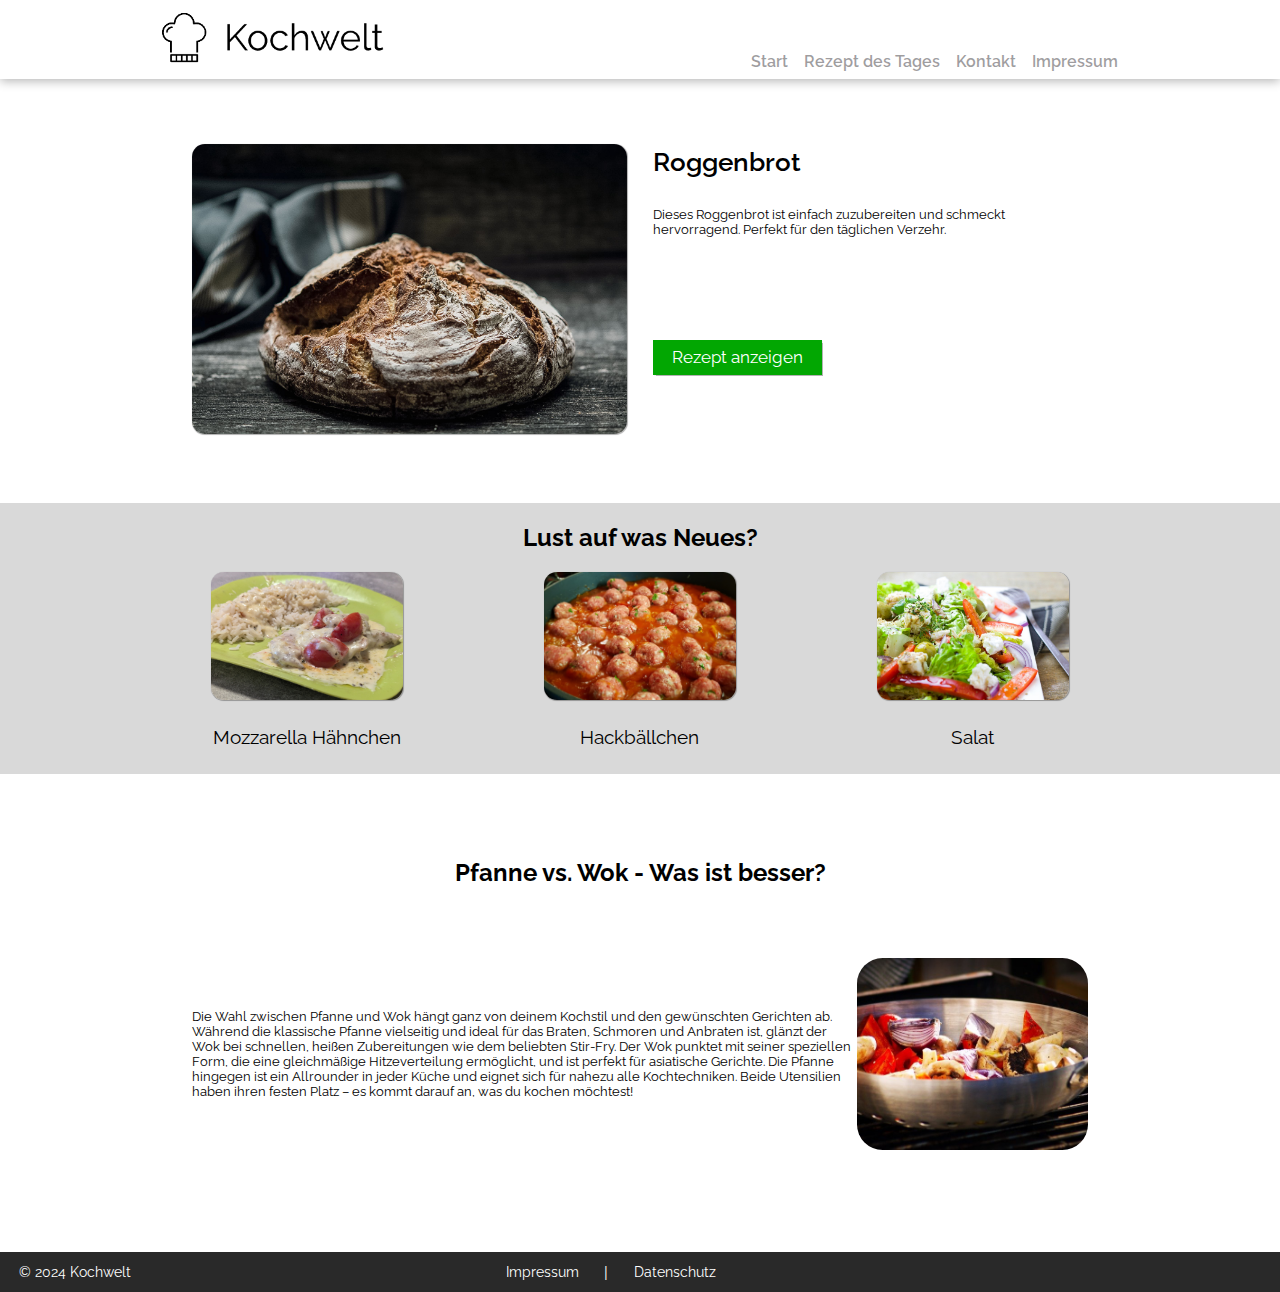
<file: index.html>
<!DOCTYPE html>
<html lang="en">

<head>
    <meta charset="UTF-8">
    <meta name="viewport" content="width=device-width, initial-scale=1.0">
    <title>Kochwelt</title>
    <link rel="stylesheet" href="style-daily-recipe.css">
    <link rel="preconnect" href="https://fonts.googleapis.com">
    <link rel="preconnect" href="https://fonts.gstatic.com" crossorigin>
    <link href="https://fonts.googleapis.com/css2?family=Raleway:ital,wght@0,100..900;1,100..900&display=swap"
        rel="stylesheet">
    <link rel="icon" href="..img/logo_small.png">
</head>

<body>
    <header>
        <div>
            <a href="#"><img class="kochwelt-logo" src="../img/logo.png"
                    alt="Kochwelt logo" /></a>
        </div>
        <div class="navbar">
            <a class="a-tags mobile-hide" href="#">Start</a>
            <a class="a-tags mobile-hide" href="./RecipeView/recipe.html">Rezept des Tages</a>
            <a class="a-tags mobile-hide" href="./kochwelt - gabriel/kontaktformular/index.html">Kontakt</a>
            <a class="a-tags mobile-hide" href="./Kochwelt/impressum.html">Impressum</a>
        </div>

        <div class="hamburger-icon" id="rotateButton">
            <div class="hamburger-line"></div>
            <div class="hamburger-line"></div>
            <div class="hamburger-line"></div>
        </div>

        <div class="hamburger-menu d-none" id="fenster">
            <a class="a-tags" href="#">Start</a>
            <a class="a-tags" href="./RecipeView/recipe.html">Rezept des Tages</a>
            <a class="a-tags" href="./kochwelt - gabriel/kontaktformular/index.html">Kontakt</a>
            <a class="a-tags" href="./Kochwelt/impressum.html">Impressum</a>
        </div>
    </header>

    <div class="container">
        <div class="container-img">
            <img src="../img/brot.JPG" alt="photo-of-dark-bread" class="image">
        </div>

        <div class="content">
            <h1>Roggenbrot</h1>
            <p>Dieses Roggenbrot ist einfach zuzubereiten und schmeckt hervorragend. Perfekt für den
                täglichen Verzehr.</p>
            <a class="button" href="../RecipeView/recipe.html">Rezept anzeigen</a>
        </div>
    </div>

    <div class="new-recipe-full">
        <h2>Lust auf was Neues?</h2>
        <div class="recipe-all">
            <div class="recipe">
                <img src="./Kochwelt/img/rezeptseitebanner.jpg" alt="mozarella-hähnchen">
                <a href="./Kochwelt/rezeptseite_basti.html">Mozzarella Hähnchen</a>
            </div>

            <div class="recipe">
                <img src="./kochwelt - gabriel/img/hackbällchen.jpg" alt="hackbällchen">
                <a href="./kochwelt - gabriel/rezept des tages/index.html">Hackbällchen</a>
            </div>

            <div class="recipe">
                <img src="../img/salad.jpg" alt="">
                <a href="#">Salat</a>
            </div>
        </div>
    </div>

    <div class="bevor-footer">
        <div>
            <h2>Pfanne vs. Wok - Was ist besser?</h2>
        </div>

        <div class="wok-or-not">
            <p>Die Wahl zwischen Pfanne und Wok hängt ganz von deinem Kochstil und den gewünschten Gerichten ab. Während
                die klassische Pfanne vielseitig und ideal für das Braten, Schmoren und Anbraten ist, glänzt der Wok bei
                schnellen, heißen Zubereitungen wie dem beliebten Stir-Fry. Der Wok punktet mit seiner speziellen Form,
                die eine gleichmäßige Hitzeverteilung ermöglicht, und ist perfekt für asiatische Gerichte. Die Pfanne
                hingegen ist ein Allrounder in jeder Küche und eignet sich für nahezu alle Kochtechniken. Beide
                Utensilien haben ihren festen Platz – es kommt darauf an, was du kochen möchtest!</p>
            <div class="wok-img-container">
                <img src="../img/wok.jpg" alt="photo-of-wok">
            </div>
        </div>

    </div>

    <div class="footer">
        <div class="copyright">
            <p>© 2024 Kochwelt</p>
        </div>

        <div class="info">
            <a href="../Kochwelt/impressum.html">Impressum</a>
            <p>|</p>
            <a href="../Kochwelt/datenschutz.html">Datenschutz</a>
        </div>
    </div>
</body>
<script src="script-daily-recipe.js"></script>

</html>
</file>
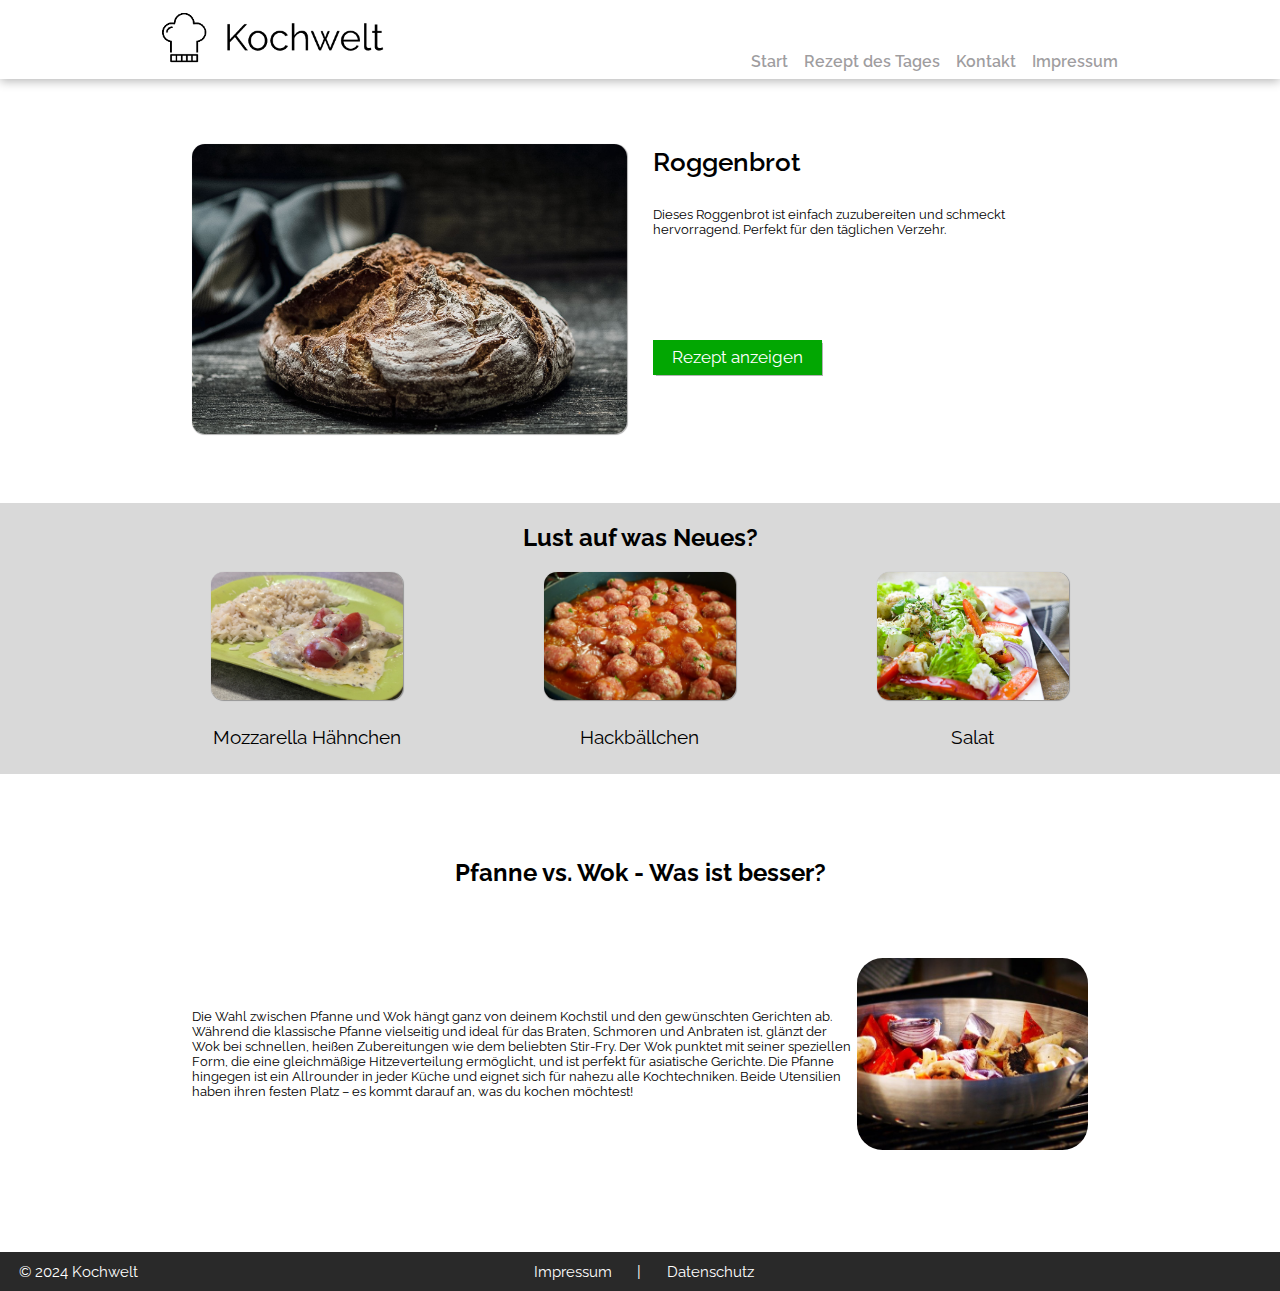
<file: DailyRecipe/index.html>
<!DOCTYPE html>
<html lang="en">

<head>
    <meta charset="UTF-8">
    <meta name="viewport" content="width=device-width, initial-scale=1.0">
    <title>Kochwelt</title>
    <link rel="stylesheet" href="style-daily-recipe.css">
    <link rel="preconnect" href="https://fonts.googleapis.com">
    <link rel="preconnect" href="https://fonts.gstatic.com" crossorigin>
    <link href="https://fonts.googleapis.com/css2?family=Raleway:ital,wght@0,100..900;1,100..900&display=swap"
        rel="stylesheet">
    <link rel="icon" href="..img/logo_small.png">
</head>

<body>
    <header>
        <div>
          <a href="../DailyRecipe/index.html"><img class="kochwelt-logo" src="../img/logo.png" alt="Kochwelt logo" /></a>
        </div>
        <div class="navbar">
          <a class="a-tags mobile-hide" href="../DailyRecipe/index.html">Start</a>
          <a class="a-tags mobile-hide" href="../RecipeView/recipe.html">Rezept des Tages</a>
          <a class="a-tags mobile-hide" href="../kochwelt - gabriel/kontaktformular/index.html">Kontakt</a>
          <a class="a-tags mobile-hide" href="../Kochwelt/impressum.html">Impressum</a>
        </div>
    
        <div class="hamburger-icon" id="rotateButton">
          <div class="hamburger-line"></div>
          <div class="hamburger-line"></div>
          <div class="hamburger-line"></div>
        </div>
    
        <div class="hamburger-menu d-none" id="fenster">
          <a class="a-tags" href="../DailyRecipe/index.html">Start</a>
          <a class="a-tags" href="../RecipeView/recipe.html">Rezept des Tages</a>
          <a class="a-tags" href="../kochwelt - gabriel/kontaktformular/index.html">Kontakt</a>
          <a class="a-tags" href="../Kochwelt/impressum.html">Impressum</a>
        </div>
    
      </header>

    <div class="container">
        <div class="container-img">
            <img src="../img/brot.JPG" alt="photo-of-dark-bread" class="image">
        </div>

        <div class="content">
            <h1>Roggenbrot</h1>
            <p>Dieses Roggenbrot ist einfach zuzubereiten und schmeckt hervorragend. Perfekt für den
                täglichen Verzehr.</p>
            <a class="button" href="../RecipeView/recipe.html">Rezept anzeigen</a>
        </div>
    </div>

    <div class="new-recipe-full">
        <h2>Lust auf was Neues?</h2>
        <div class="recipe-all">
            <div class="recipe">
                <img src="../Kochwelt/img/rezeptseitebanner.jpg" alt="mozarella-hähnchen">
                <a href="../Kochwelt/rezeptseite-basti.html">Mozzarella Hähnchen</a>
            </div>

            <div class="recipe">
                <img src="../kochwelt - gabriel/img/hackbällchen.jpg" alt="hackbällchen">
                <a href="../kochwelt - gabriel/rezept des tages/index.html">Hackbällchen</a>
            </div>

            <div class="recipe">
                <img src="../img/salad.jpg" alt="">
                <a href="#">Salat</a>
            </div>
        </div>
    </div>

    <div class="bevor-footer">
        <div>
            <h2>Pfanne vs. Wok - Was ist besser?</h2>
        </div>

        <div class="wok-or-not">
            <p>Die Wahl zwischen Pfanne und Wok hängt ganz von deinem Kochstil und den gewünschten Gerichten ab. Während die klassische Pfanne vielseitig und ideal für das Braten, Schmoren und Anbraten ist, glänzt der Wok bei schnellen, heißen Zubereitungen wie dem beliebten Stir-Fry. Der Wok punktet mit seiner speziellen Form, die eine gleichmäßige Hitzeverteilung ermöglicht, und ist perfekt für asiatische Gerichte. Die Pfanne hingegen ist ein Allrounder in jeder Küche und eignet sich für nahezu alle Kochtechniken. Beide Utensilien haben ihren festen Platz – es kommt darauf an, was du kochen möchtest!</p>
            <div class="wok-img-container">
                <img src="../img/wok.jpg" alt="photo-of-wok">
            </div>
        </div>
        
    </div>

    <div class="footer">
        <div class="copyright">
            <p>© 2024 Kochwelt</p>
        </div>

        <div class="info">
            <a href="../Kochwelt/impressum.html">Impressum</a>
            <p>|</p>
            <a href="../Kochwelt/datenschutz.html">Datenschutz</a>
        </div>
    </div>
</body>

</html>
</file>
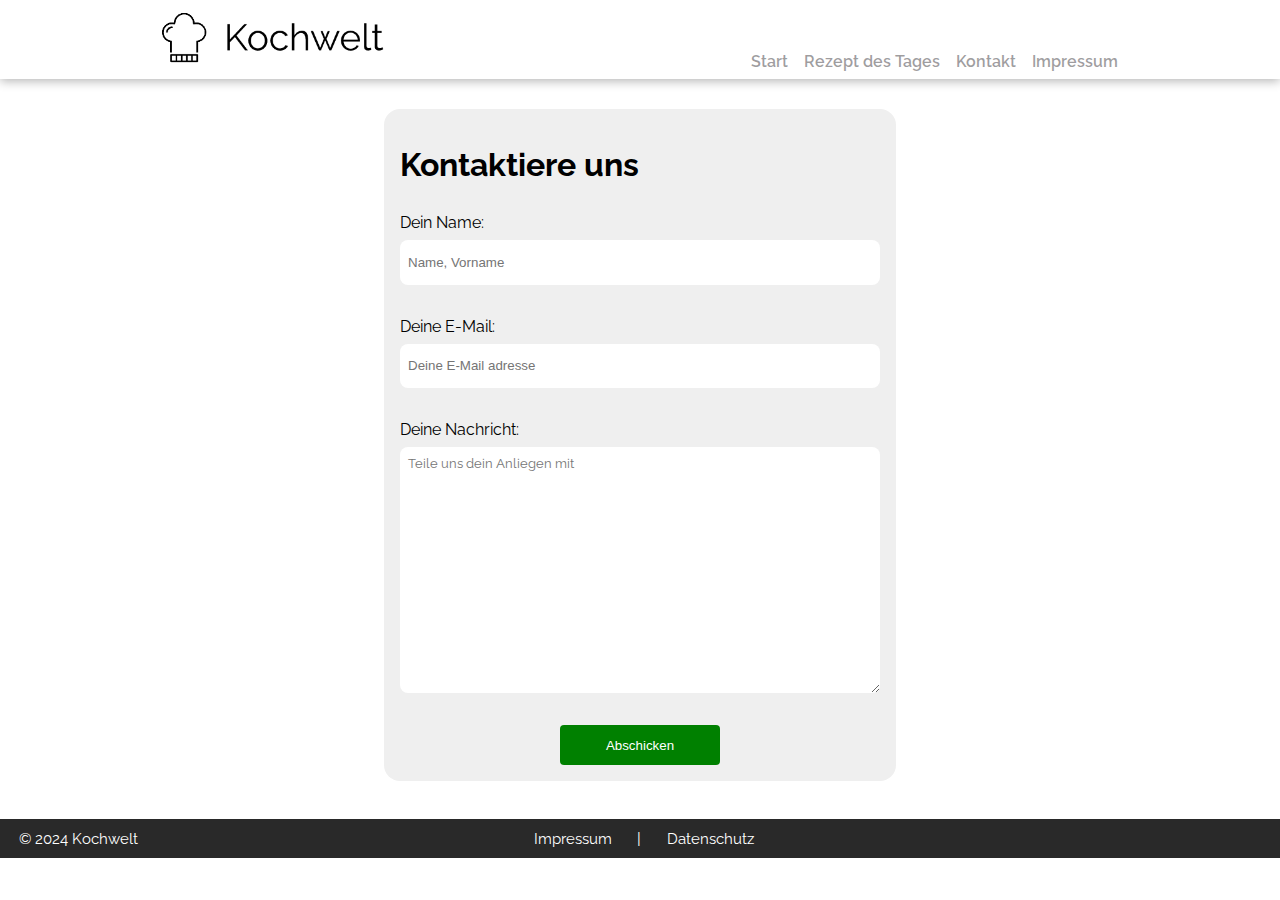
<file: kochwelt - gabriel/kontaktformular/index.html>
<!DOCTYPE html>
<html lang="de">
  <head>
    <meta charset="UTF-8" />
    <meta name="viewport" content="width=device-width, initial-scale=1.0" />
    <title>Kochwelt</title>
    <link rel="icon" type="image/png" href="../img/logo_small.png" />
    <link rel="stylesheet" href="style.css" />
    <link rel="preconnect" href="https://fonts.googleapis.com" />
    <link rel="preconnect" href="https://fonts.gstatic.com" crossorigin />
    <link
      href="https://fonts.googleapis.com/css2?family=PT+Sans:ital,wght@0,400;0,700;1,400;1,700&family=Raleway:ital,wght@0,100..900;1,100..900&family=Viga&display=swap"
      rel="stylesheet"
    />
    <script src="../BurgerMe/script.js"></script>
  </head>

  <body>
    <header>
      <div>
        <a href="../../index.html"><img class="kochwelt-logo" src="../img/logo.png" alt="Kochwelt logo" /></a>
      </div>
      <div class="navbar">
        <a class="a-tags mobile-hide" href="../../index.html">Start</a>
        <a class="a-tags mobile-hide" href="../RecipeView/recipe.html">Rezept des Tages</a>
        <a class="a-tags mobile-hide" href="../kochwelt - gabriel/kontaktformular/index.html">Kontakt</a>
        <a class="a-tags mobile-hide" href="../../Kochwelt/impressum.html">Impressum</a>
      </div>
  
      <div class="hamburger-icon" id="rotateButton">
        <div class="hamburger-line"></div>
        <div class="hamburger-line"></div>
        <div class="hamburger-line"></div>
      </div>
  
      <div class="hamburger-menu d-none" id="fenster">
        <a class="a-tags" href="../../index.html">Start</a>
        <a class="a-tags" href="../RecipeView/recipe.html">Rezept des Tages</a>
        <a class="a-tags" href="../kochwelt - gabriel/kontaktformular/index.html">Kontakt</a>
        <a class="a-tags" href="../../Kochwelt/impressum.html">Impressum</a>
      </div>
  
    </header>


    <div class="contact-section">
      <div class="contact">
        <h1>Kontaktiere uns</h1>

        <span class="name">Dein Name:</span>
        <input class="small-input" type="text"placeholder="Name, Vorname" />

        <span class="e-mail">Deine E-Mail:</span>
        <input class="small-input" type="text" placeholder="Deine E-Mail adresse"/>

        <span class="message">Deine Nachricht:</span>
       <textarea class="big-input" type="text" placeholder="Teile uns dein Anliegen mit" ></textarea> 
        <div class="button">
          <button class="send">Abschicken</button>
        </div>
      </div>
    </div>

    <div class="footer">
      <div class="copyright">
          <p>© 2024 Kochwelt</p>
      </div>

      <div class="info">
          <a href="#">Impressum</a>
          <p>|</p>
          <a href="#">Datenschutz</a>
      </div>
  </div>

  </body>
  <script>
    document.getElementById('rotateButton').addEventListener('click', function () {
      const fenster = document.getElementById('fenster');
  
      if (fenster.classList.contains('open')) {
        fenster.style.transform = 'rotateX(90deg)';
        fenster.classList.remove('open');
        setTimeout(() => {
          fenster.style.display = 'none';
        }, 500);
      } else {
        // Menü öffnen
        fenster.style.display = 'flex';
        setTimeout(() => {
          fenster.style.transform = 'rotateX(0deg)';
        }, 1);
        fenster.classList.add('open');
      }
    });
  </script>
</html>
</file>
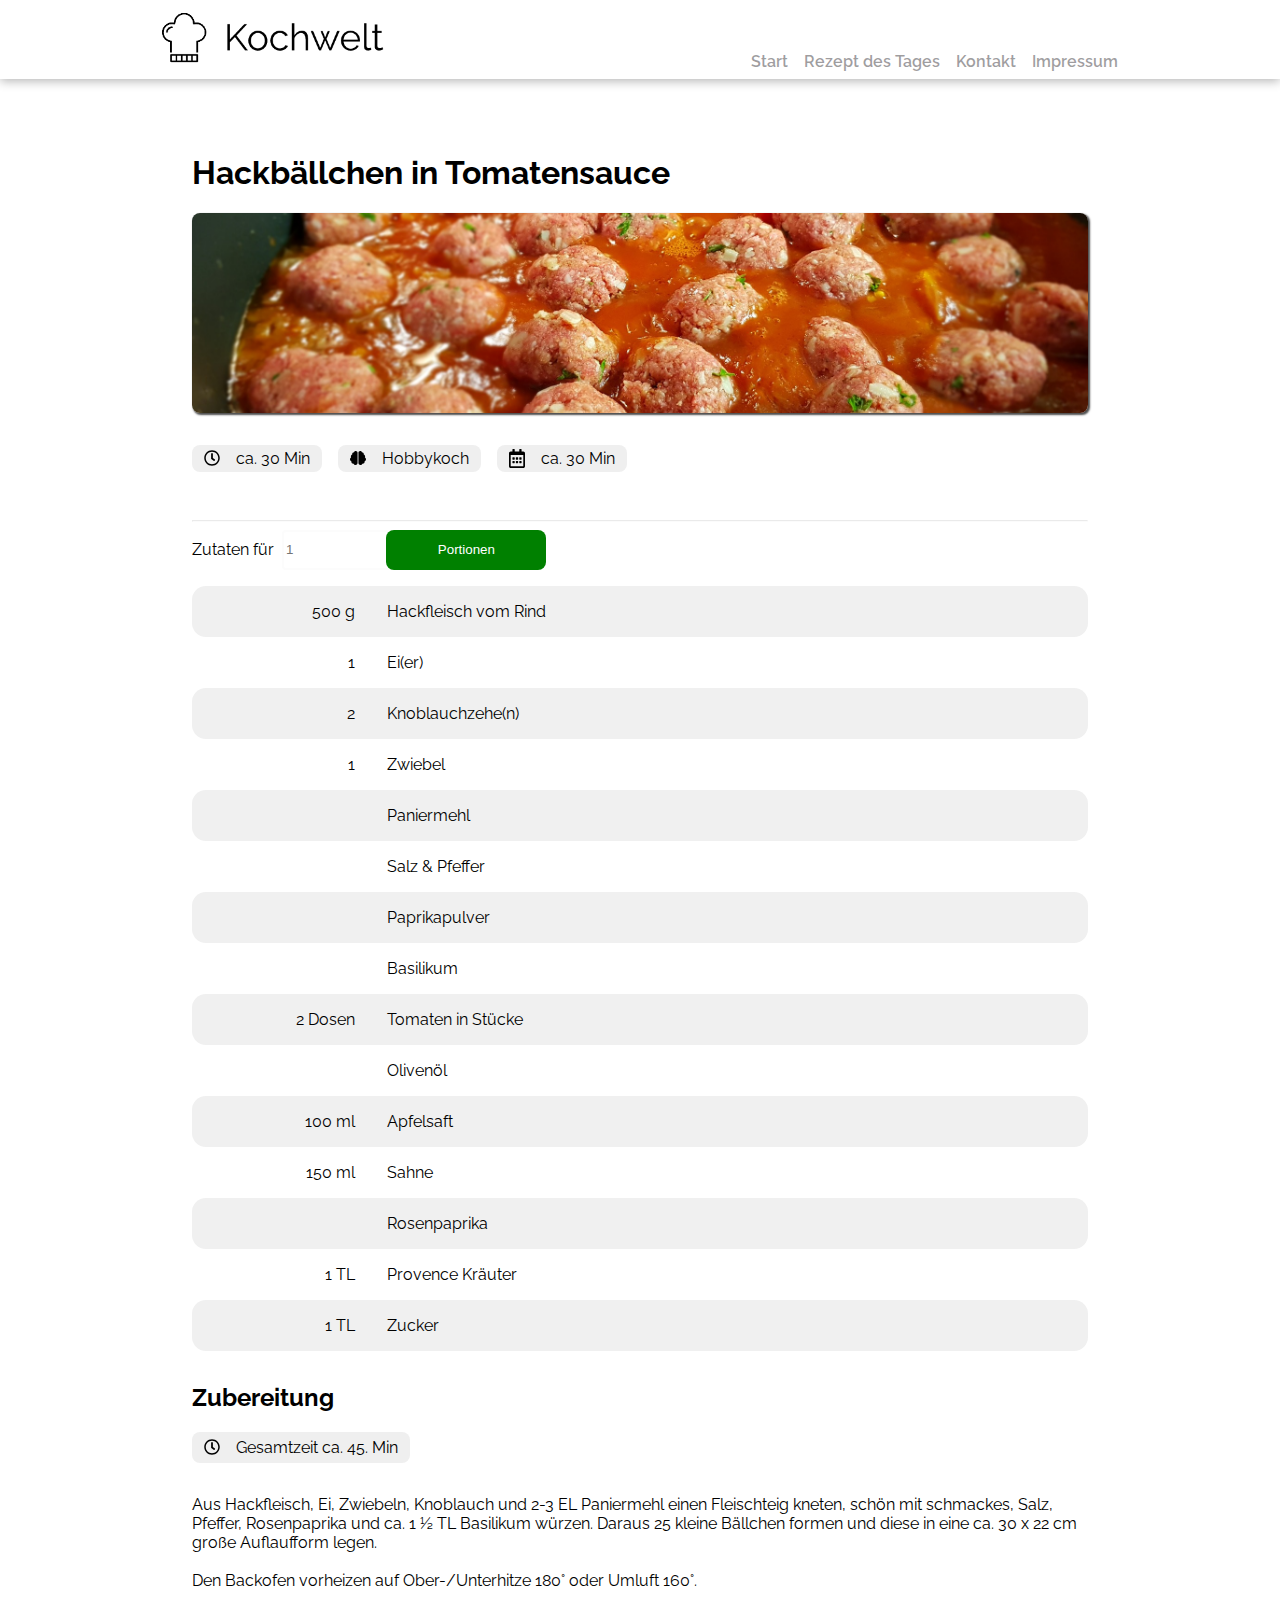
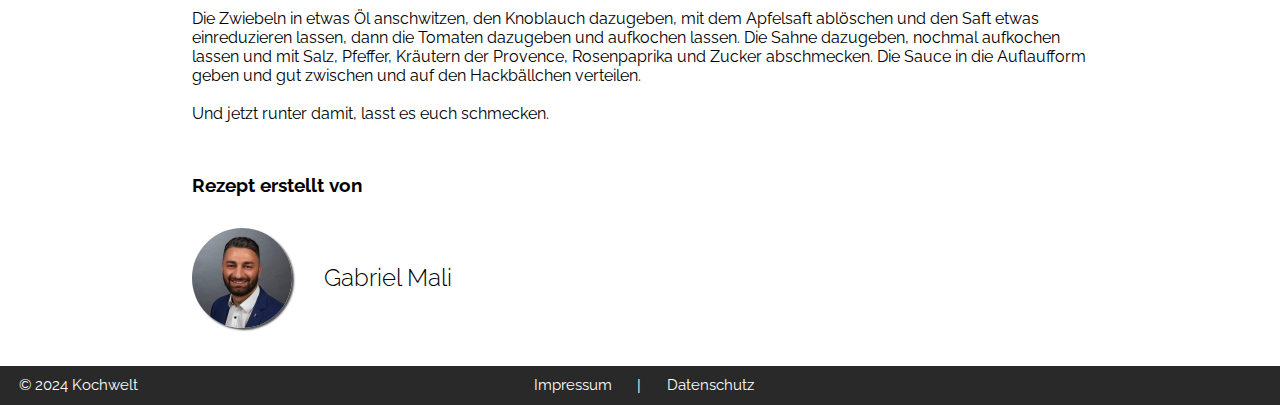
<file: kochwelt - gabriel/rezept des tages/index.html>
<!DOCTYPE html>
<html lang="de">
  <head>
    <meta charset="UTF-8" />
    <meta name="viewport" content="width=device-width, initial-scale=1.0" />
    <title>Kochwelt</title>
    <link rel="icon" type="image/png" href="../img/logo_small.png" />
    <link rel="stylesheet" href="style.css" />
    <link rel="preconnect" href="https://fonts.googleapis.com" />
    <link rel="preconnect" href="https://fonts.gstatic.com" crossorigin />
    <link
      href="https://fonts.googleapis.com/css2?family=PT+Sans:ital,wght@0,400;0,700;1,400;1,700&family=Raleway:ital,wght@0,100..900;1,100..900&family=Viga&display=swap"
      rel="stylesheet"
    />
    <script src="../BurgerMe/script.js"></script>



  </head>

  <body>
    <header>
      <div>
        <a href="../../index.html"><img class="kochwelt-logo" src="../img/logo.png" alt="Kochwelt logo" /></a>
      </div>
      <div class="navbar">
        <a class="a-tags mobile-hide" href="../../index.html">Start</a>
        <a class="a-tags mobile-hide" href="../../RecipeView/recipe.html">Rezept des Tages</a>
        <a class="a-tags mobile-hide" href="../kontaktformular/index.html">Kontakt</a>
        <a class="a-tags mobile-hide" href="../../Kochwelt/impressum.html">Impressum</a>
      </div>
  
      <div class="hamburger-icon" id="rotateButton">
        <div class="hamburger-line"></div>
        <div class="hamburger-line"></div>
        <div class="hamburger-line"></div>
      </div>
  
      <div class="hamburger-menu d-none" id="fenster">
        <a class="a-tags" href="../../index.html">Start</a>
        <a class="a-tags" href="../../RecipeView/recipe.html">Rezept des Tages</a>
        <a class="a-tags" href="../kontaktformular/index.html">Kontakt</a>
        <a class="a-tags" href="../../Kochwelt/impressum.html">Impressum</a>
      </div>
  
    </header>
  

    <section class="cover">
      <div class="cover-headline">
        <h1>Hackbällchen in Tomatensauce</h1>
        <div class="image">
          <img
            class="food-img"
            src="../img/hackbällchen.jpg"
            alt="Hackballchen in Tomatensauce"
          />
        </div>

        <div class="info-field-container">
          <div class="time-container">
            <div class="clock">
              <img
                class="clock-image"
                src="../img/icons/clock-regular.svg"
                alt="Clock logo"
              />
            </div>
            <div class="time">ca. 30 Min</div>
          </div>

          <div class="brain-container">
            <div class="brain">
              <img
                class="brain-image"
                src="../img/icons/brain-solid.svg"
                alt="Brain logo"
              />
            </div>
            <div class="toughness">Hobbykoch</div>
          </div>

          <div class="cal-container">
            <div class="cal">
              <img
                class="cal-image"
                src="../img/icons/calendar-alt-regular.svg"
                alt="Brain logo"
              />
            </div>
            <div class="date">ca. 30 Min</div>
          </div>
        </div>
      </div>
    </section>

    <hr class="border" />

    <section class="main-part">
      <span> Zutaten für </span>
      <input class="how-many" type="number" placeholder="1" min="1" max="30" />

      <button class="button">Portionen</button>
    </section>

    <table>
      <tr>
        <td class="td-left row-grey"data-base-amount="500" data-unit="g">500 g</td>
        <td class="td-right row-grey">Hackfleisch vom Rind</td>
      </tr>
      <tr>
        <td class="td-left row-white"data-base-amount="1" data-unit="Ei/er">1</td>
        <td class="td-right row-white">Ei(er)</td>
      </tr>
      <tr>
        <td class="td-left row-grey"data-base-amount="2" data-unit="Stück">2</td>
        <td class="td-right row-grey">Knoblauchzehe(n)</td>
      </tr>
      <tr>
        <td class="td-left row-white"data-base-amount="1" data-unit="Stück">1</td>
        <td class="td-right row-white">Zwiebel</td>
      </tr>
      <tr>
        <td class="td-left row-grey"></td>
        <td class="td-right row-grey">Paniermehl</td>
      </tr>
      <tr>
        <td class="td-left row-white"></td>
        <td class="td-right row-white">Salz & Pfeffer</td>
      </tr>
      <tr>
        <td class="td-left row-grey"></td>
        <td class="td-right row-grey">Paprikapulver</td>
      </tr>
      <tr>
        <td class="td-left row-white"></td>
        <td class="td-right row-white">Basilikum</td>
      </tr>
      <tr>
        <td class="td-left row-grey"data-base-amount="2" data-unit="Dosen">2 Dosen</td>
        <td class="td-right row-grey">Tomaten in Stücke</td>
      </tr>
      <tr>
        <td class="td-left row-white"></td>
        <td class="td-right row-white">Olivenöl</td>
      </tr>

      <tr>
        <td class="td-left row-grey"data-base-amount="100" data-unit="ml">100 ml</td>
        <td class="td-right row-grey">Apfelsaft</td>
      </tr>

      <tr>
        <td class="td-left row-white"data-base-amount="150" data-unit="ml">150 ml</td>
        <td class="td-right row-white">Sahne</td>
      </tr>

      <tr>
        <td class="td-left row-grey"></td>
        <td class="td-right row-grey">Rosenpaprika</td>
      </tr>

      <tr>
        <td class="td-left row-white"data-base-amount="1" data-unit="TL">1 TL</td>
        <td class="td-right row-white">Provence Kräuter</td>
      </tr>

      <tr>
        <td class="td-left row-grey"data-base-amount="1" data-unit="TL">1 TL</td>
        <td class="td-right row-grey">Zucker</td>
      </tr>
    </table>

    <h2>Zubereitung</h2>
    <section class="preparation">
      <div class="info-field-container-low">
        <div class="full-time-container">
          <div class="clock">
            <img
              class="clock-image"
              src="../img/icons/clock-regular.svg"
              alt="Clock logo"
            />
          </div>
          <div class="time">Gesamtzeit ca. 45. Min</div>
        </div>
      </div>
    </section>

    <section class="description">
      <span>
        Aus Hackfleisch, Ei, Zwiebeln, Knoblauch und 2-3 EL Paniermehl einen
        Fleischteig kneten, schön mit schmackes, Salz, Pfeffer, Rosenpaprika und
        ca. 1 ½ TL Basilikum würzen. Daraus 25 kleine Bällchen formen und diese
        in eine ca. 30 x 22 cm große Auflaufform legen.
        <br /><br />
        Den Backofen vorheizen auf Ober-/Unterhitze 180° oder Umluft 160°.
        <br /><br />
        Die Zwiebeln in etwas Öl anschwitzen, den Knoblauch dazugeben, mit dem
        Apfelsaft ablöschen und den Saft etwas einreduzieren lassen, dann die
        Tomaten dazugeben und aufkochen lassen. Die Sahne dazugeben, nochmal
        aufkochen lassen und mit Salz, Pfeffer, Kräutern der Provence,
        Rosenpaprika und Zucker abschmecken. Die Sauce in die Auflaufform geben
        und gut zwischen und auf den Hackbällchen verteilen.
        <br /><br />
        Und jetzt runter damit, lasst es euch schmecken.
        <br /><br />
      </span>

      <h3>Rezept erstellt von</h3>

      <div class="footer">
        <img
          class="creator"
          src="../img/gabriel.jpeg"
          alt="Picture of the creator Gabriel Mali"
        />
        <span class="name">Gabriel Mali</span>
      </div>
    </section>

    <div class="footer-2">
      <div class="copyright">
          <p>© 2024 Kochwelt</p>
      </div>

      <div class="info">
          <a href="#">Impressum</a>
          <p>|</p>
          <a href="#">Datenschutz</a>
      </div>
  </div>
  </body>
  <script>
    document.getElementById('rotateButton').addEventListener('click', function () {
      const fenster = document.getElementById('fenster');
  
      if (fenster.classList.contains('open')) {
        fenster.style.transform = 'rotateX(90deg)';
        fenster.classList.remove('open');
        setTimeout(() => {
          fenster.style.display = 'none';
        }, 500);
      } else {
        // Menü öffnen
        fenster.style.display = 'flex';
        setTimeout(() => {
          fenster.style.transform = 'rotateX(0deg)';
        }, 1);
        fenster.classList.add('open');
      }
    });
  </script>
</html>
</file>
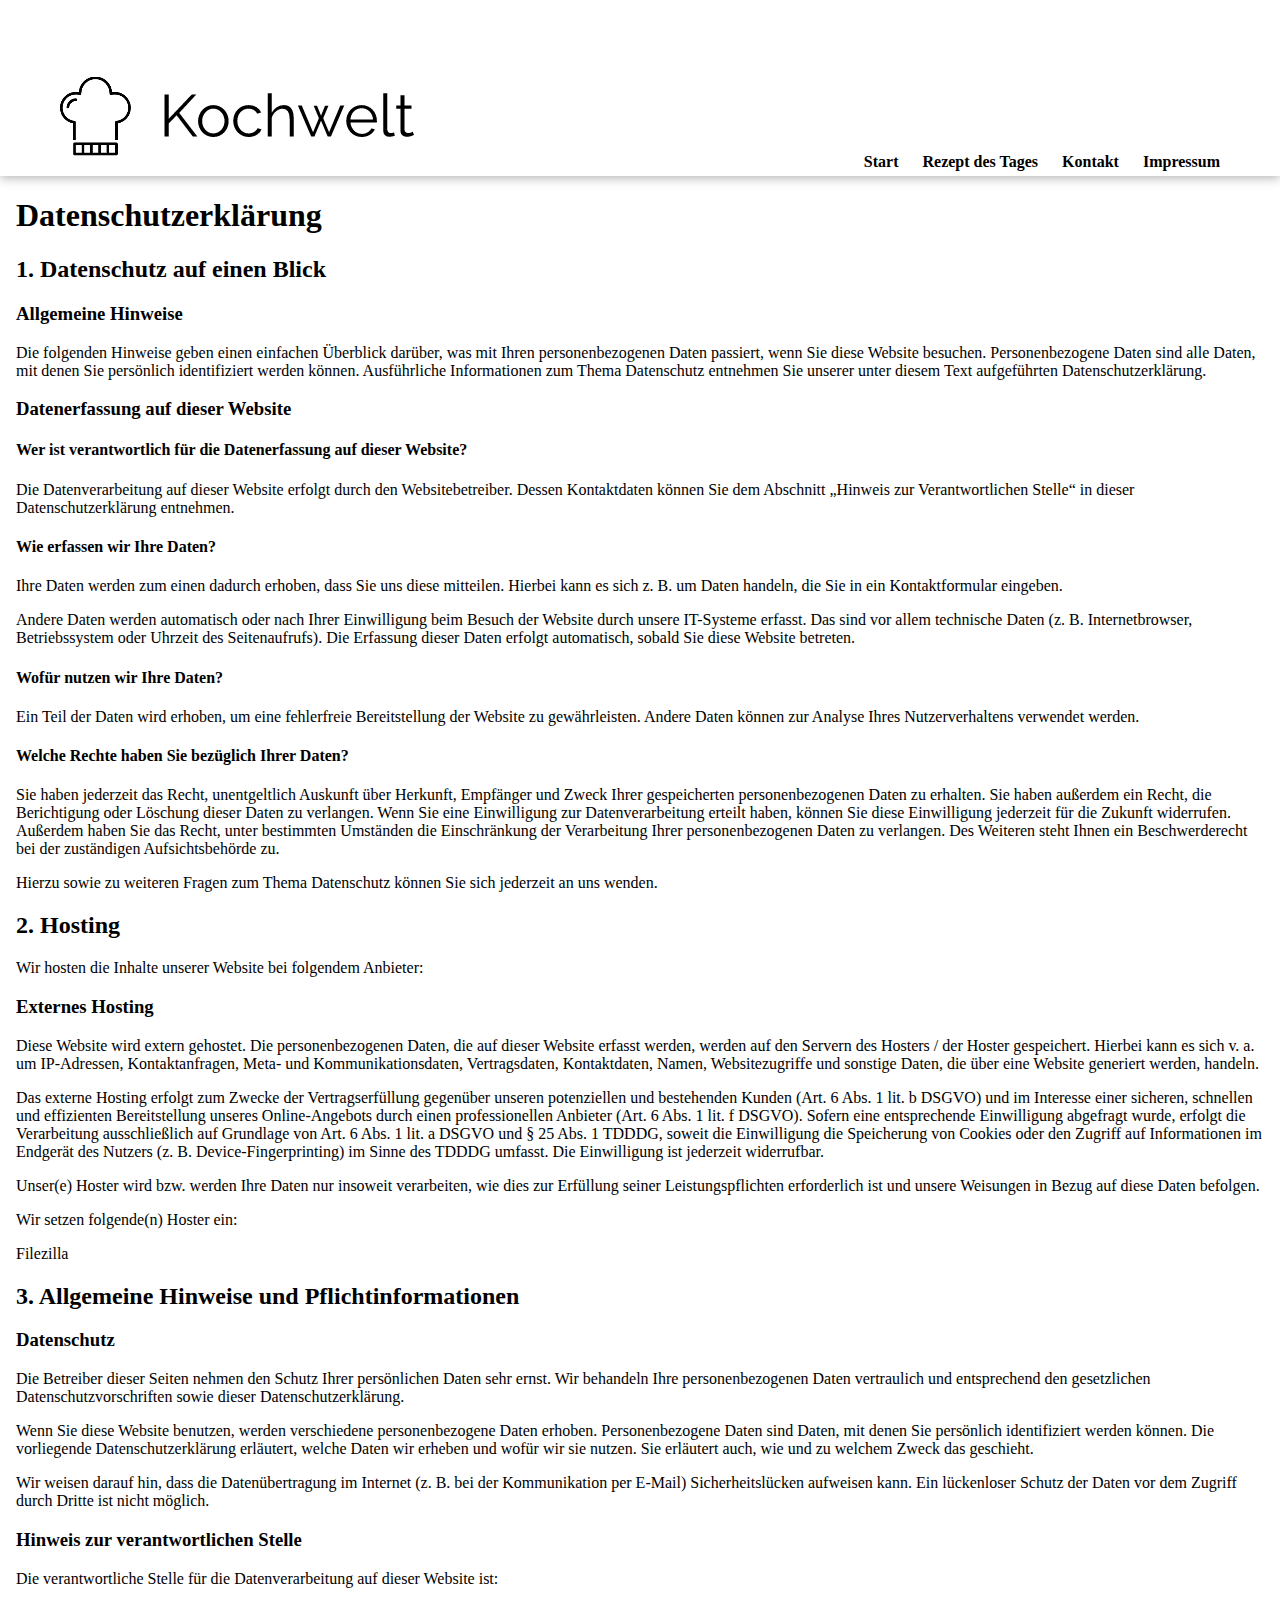
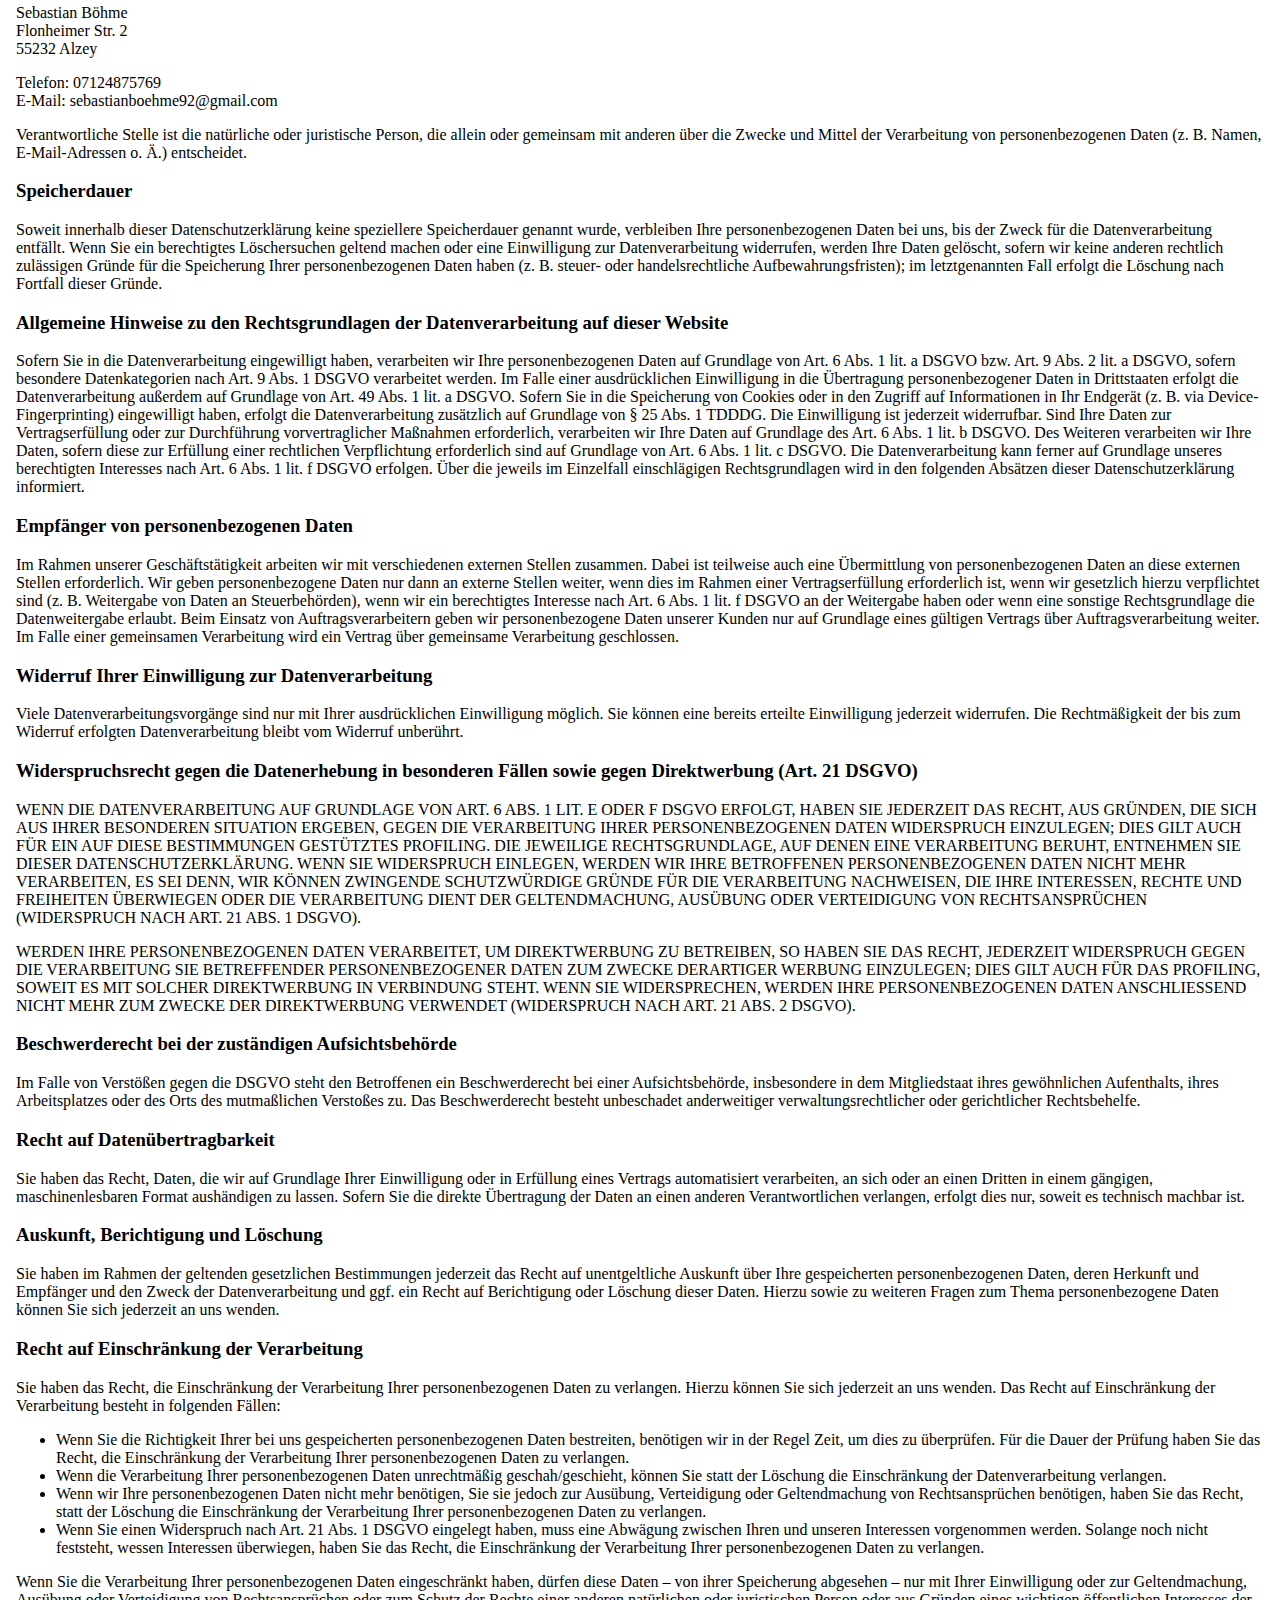
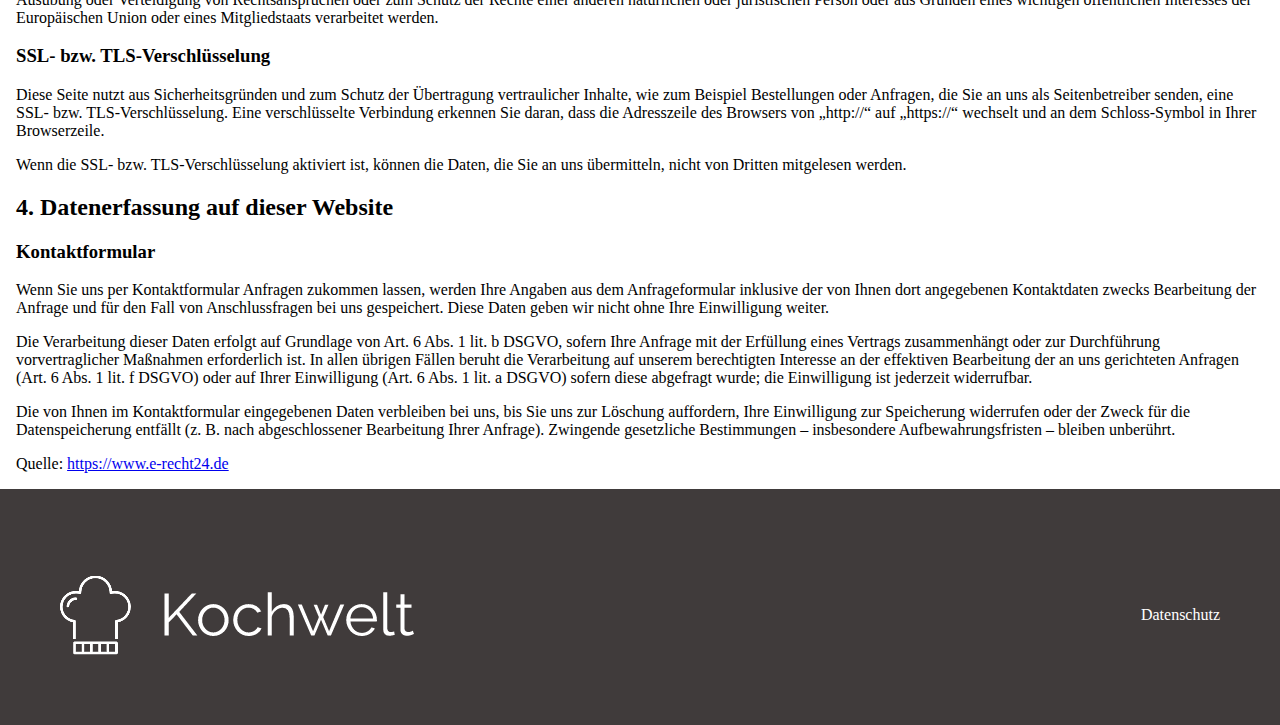
<file: Kochwelt/datenschutz.html>
<!DOCTYPE html>
<html lang="en">
  <head>
    <meta charset="UTF-8" />
    <meta name="viewport" content="width=device-width, initial-scale=1.0" />
    <title>Datenschutz</title>
    <script src="script.js"></script>
    <link rel="stylesheet" href="datenschutz.css" />
  </head>
  <body>
    <header>
      <img class="logo_small" src="./img/logo_small.png" alt="" />
      <img class="logo" src="./img/logo-space.png" alt="Kochwelt logo" />
      <div class="links">
        <a href="../index.html" class="link">Start</a>
        <a href="../Kochwelt/RecipeView/recipe.html" class="link">Rezept des Tages</a>
        <a href="../kochwelt - gabriel/kontaktformular/index.html" class="link">Kontakt</a>
        <a href="./impressum.html" class="link" target="_blank">Impressum</a>
      </div>
      <div class="hamburger-icon" onclick="toggleMenu()">
        <div class="hamburger-line"></div>
        <div class="hamburger-line"></div>
        <div class="hamburger-line"></div>
      </div>

      <div class="hamburger-menu d-none" id="menu">
        <a href="../index.html" class="link">Start</a>
        <a href="../Kochwelt/RecipeView/recipe.html" class="link">Rezept des Tages</a>
        <a href="../kochwelt - gabriel/kontaktformular/index.html" class="link">Kontakt</a>
        <a href="./impressum.html" class="link" target="_blank">Impressum</a>
      </div>
    </header>
    <div class="text">
      <h1>Datenschutz&shy;erkl&auml;rung</h1>
      <h2>1. Datenschutz auf einen Blick</h2>
      <h3>Allgemeine Hinweise</h3>
      <p>
        Die folgenden Hinweise geben einen einfachen &Uuml;berblick
        dar&uuml;ber, was mit Ihren personenbezogenen Daten passiert, wenn Sie
        diese Website besuchen. Personenbezogene Daten sind alle Daten, mit
        denen Sie pers&ouml;nlich identifiziert werden k&ouml;nnen.
        Ausf&uuml;hrliche Informationen zum Thema Datenschutz entnehmen Sie
        unserer unter diesem Text aufgef&uuml;hrten Datenschutzerkl&auml;rung.
      </p>
      <h3>Datenerfassung auf dieser Website</h3>
      <h4>
        Wer ist verantwortlich f&uuml;r die Datenerfassung auf dieser Website?
      </h4>
      <p>
        Die Datenverarbeitung auf dieser Website erfolgt durch den
        Websitebetreiber. Dessen Kontaktdaten k&ouml;nnen Sie dem Abschnitt
        &bdquo;Hinweis zur Verantwortlichen Stelle&ldquo; in dieser
        Datenschutzerkl&auml;rung entnehmen.
      </p>
      <h4>Wie erfassen wir Ihre Daten?</h4>
      <p>
        Ihre Daten werden zum einen dadurch erhoben, dass Sie uns diese
        mitteilen. Hierbei kann es sich z.&nbsp;B. um Daten handeln, die Sie in
        ein Kontaktformular eingeben.
      </p>
      <p>
        Andere Daten werden automatisch oder nach Ihrer Einwilligung beim Besuch
        der Website durch unsere IT-Systeme erfasst. Das sind vor allem
        technische Daten (z.&nbsp;B. Internetbrowser, Betriebssystem oder
        Uhrzeit des Seitenaufrufs). Die Erfassung dieser Daten erfolgt
        automatisch, sobald Sie diese Website betreten.
      </p>
      <h4>Wof&uuml;r nutzen wir Ihre Daten?</h4>
      <p>
        Ein Teil der Daten wird erhoben, um eine fehlerfreie Bereitstellung der
        Website zu gew&auml;hrleisten. Andere Daten k&ouml;nnen zur Analyse
        Ihres Nutzerverhaltens verwendet werden.
      </p>
      <h4>Welche Rechte haben Sie bez&uuml;glich Ihrer Daten?</h4>
      <p>
        Sie haben jederzeit das Recht, unentgeltlich Auskunft &uuml;ber
        Herkunft, Empf&auml;nger und Zweck Ihrer gespeicherten personenbezogenen
        Daten zu erhalten. Sie haben au&szlig;erdem ein Recht, die Berichtigung
        oder L&ouml;schung dieser Daten zu verlangen. Wenn Sie eine Einwilligung
        zur Datenverarbeitung erteilt haben, k&ouml;nnen Sie diese Einwilligung
        jederzeit f&uuml;r die Zukunft widerrufen. Au&szlig;erdem haben Sie das
        Recht, unter bestimmten Umst&auml;nden die Einschr&auml;nkung der
        Verarbeitung Ihrer personenbezogenen Daten zu verlangen. Des Weiteren
        steht Ihnen ein Beschwerderecht bei der zust&auml;ndigen
        Aufsichtsbeh&ouml;rde zu.
      </p>
      <p>
        Hierzu sowie zu weiteren Fragen zum Thema Datenschutz k&ouml;nnen Sie
        sich jederzeit an uns wenden.
      </p>
      <h2>2. Hosting</h2>
      <p>Wir hosten die Inhalte unserer Website bei folgendem Anbieter:</p>
      <h3>Externes Hosting</h3>
      <p>
        Diese Website wird extern gehostet. Die personenbezogenen Daten, die auf
        dieser Website erfasst werden, werden auf den Servern des Hosters / der
        Hoster gespeichert. Hierbei kann es sich v.&nbsp;a. um IP-Adressen,
        Kontaktanfragen, Meta- und Kommunikationsdaten, Vertragsdaten,
        Kontaktdaten, Namen, Websitezugriffe und sonstige Daten, die &uuml;ber
        eine Website generiert werden, handeln.
      </p>
      <p>
        Das externe Hosting erfolgt zum Zwecke der Vertragserf&uuml;llung
        gegen&uuml;ber unseren potenziellen und bestehenden Kunden (Art. 6 Abs.
        1 lit. b DSGVO) und im Interesse einer sicheren, schnellen und
        effizienten Bereitstellung unseres Online-Angebots durch einen
        professionellen Anbieter (Art. 6 Abs. 1 lit. f DSGVO). Sofern eine
        entsprechende Einwilligung abgefragt wurde, erfolgt die Verarbeitung
        ausschlie&szlig;lich auf Grundlage von Art. 6 Abs. 1 lit. a DSGVO und
        &sect; 25 Abs. 1 TDDDG, soweit die Einwilligung die Speicherung von
        Cookies oder den Zugriff auf Informationen im Endger&auml;t des Nutzers
        (z.&nbsp;B. Device-Fingerprinting) im Sinne des TDDDG umfasst. Die
        Einwilligung ist jederzeit widerrufbar.
      </p>
      <p>
        Unser(e) Hoster wird bzw. werden Ihre Daten nur insoweit verarbeiten,
        wie dies zur Erf&uuml;llung seiner Leistungspflichten erforderlich ist
        und unsere Weisungen in Bezug auf diese Daten befolgen.
      </p>
      <p>Wir setzen folgende(n) Hoster ein:</p>
      <p>Filezilla</p>
      <h2>3. Allgemeine Hinweise und Pflicht&shy;informationen</h2>
      <h3>Datenschutz</h3>
      <p>
        Die Betreiber dieser Seiten nehmen den Schutz Ihrer pers&ouml;nlichen
        Daten sehr ernst. Wir behandeln Ihre personenbezogenen Daten vertraulich
        und entsprechend den gesetzlichen Datenschutzvorschriften sowie dieser
        Datenschutzerkl&auml;rung.
      </p>
      <p>
        Wenn Sie diese Website benutzen, werden verschiedene personenbezogene
        Daten erhoben. Personenbezogene Daten sind Daten, mit denen Sie
        pers&ouml;nlich identifiziert werden k&ouml;nnen. Die vorliegende
        Datenschutzerkl&auml;rung erl&auml;utert, welche Daten wir erheben und
        wof&uuml;r wir sie nutzen. Sie erl&auml;utert auch, wie und zu welchem
        Zweck das geschieht.
      </p>
      <p>
        Wir weisen darauf hin, dass die Daten&uuml;bertragung im Internet
        (z.&nbsp;B. bei der Kommunikation per E-Mail) Sicherheitsl&uuml;cken
        aufweisen kann. Ein l&uuml;ckenloser Schutz der Daten vor dem Zugriff
        durch Dritte ist nicht m&ouml;glich.
      </p>
      <h3>Hinweis zur verantwortlichen Stelle</h3>
      <p>
        Die verantwortliche Stelle f&uuml;r die Datenverarbeitung auf dieser
        Website ist:
      </p>
      <p>
        Sebastian B&ouml;hme<br />
        Flonheimer Str. 2<br />
        55232 Alzey
      </p>

      <p>
        Telefon: 07124875769<br />
        E-Mail: sebastianboehme92@gmail.com
      </p>
      <p>
        Verantwortliche Stelle ist die nat&uuml;rliche oder juristische Person,
        die allein oder gemeinsam mit anderen &uuml;ber die Zwecke und Mittel
        der Verarbeitung von personenbezogenen Daten (z.&nbsp;B. Namen,
        E-Mail-Adressen o. &Auml;.) entscheidet.
      </p>

      <h3>Speicherdauer</h3>
      <p>
        Soweit innerhalb dieser Datenschutzerkl&auml;rung keine speziellere
        Speicherdauer genannt wurde, verbleiben Ihre personenbezogenen Daten bei
        uns, bis der Zweck f&uuml;r die Datenverarbeitung entf&auml;llt. Wenn
        Sie ein berechtigtes L&ouml;schersuchen geltend machen oder eine
        Einwilligung zur Datenverarbeitung widerrufen, werden Ihre Daten
        gel&ouml;scht, sofern wir keine anderen rechtlich zul&auml;ssigen
        Gr&uuml;nde f&uuml;r die Speicherung Ihrer personenbezogenen Daten haben
        (z.&nbsp;B. steuer- oder handelsrechtliche Aufbewahrungsfristen); im
        letztgenannten Fall erfolgt die L&ouml;schung nach Fortfall dieser
        Gr&uuml;nde.
      </p>
      <h3>
        Allgemeine Hinweise zu den Rechtsgrundlagen der Datenverarbeitung auf
        dieser Website
      </h3>
      <p>
        Sofern Sie in die Datenverarbeitung eingewilligt haben, verarbeiten wir
        Ihre personenbezogenen Daten auf Grundlage von Art. 6 Abs. 1 lit. a
        DSGVO bzw. Art. 9 Abs. 2 lit. a DSGVO, sofern besondere Datenkategorien
        nach Art. 9 Abs. 1 DSGVO verarbeitet werden. Im Falle einer
        ausdr&uuml;cklichen Einwilligung in die &Uuml;bertragung
        personenbezogener Daten in Drittstaaten erfolgt die Datenverarbeitung
        au&szlig;erdem auf Grundlage von Art. 49 Abs. 1 lit. a DSGVO. Sofern Sie
        in die Speicherung von Cookies oder in den Zugriff auf Informationen in
        Ihr Endger&auml;t (z.&nbsp;B. via Device-Fingerprinting) eingewilligt
        haben, erfolgt die Datenverarbeitung zus&auml;tzlich auf Grundlage von
        &sect; 25 Abs. 1 TDDDG. Die Einwilligung ist jederzeit widerrufbar. Sind
        Ihre Daten zur Vertragserf&uuml;llung oder zur Durchf&uuml;hrung
        vorvertraglicher Ma&szlig;nahmen erforderlich, verarbeiten wir Ihre
        Daten auf Grundlage des Art. 6 Abs. 1 lit. b DSGVO. Des Weiteren
        verarbeiten wir Ihre Daten, sofern diese zur Erf&uuml;llung einer
        rechtlichen Verpflichtung erforderlich sind auf Grundlage von Art. 6
        Abs. 1 lit. c DSGVO. Die Datenverarbeitung kann ferner auf Grundlage
        unseres berechtigten Interesses nach Art. 6 Abs. 1 lit. f DSGVO
        erfolgen. &Uuml;ber die jeweils im Einzelfall einschl&auml;gigen
        Rechtsgrundlagen wird in den folgenden Abs&auml;tzen dieser
        Datenschutzerkl&auml;rung informiert.
      </p>
      <h3>Empfänger von personenbezogenen Daten</h3>
      <p>
        Im Rahmen unserer Gesch&auml;ftst&auml;tigkeit arbeiten wir mit
        verschiedenen externen Stellen zusammen. Dabei ist teilweise auch eine
        &Uuml;bermittlung von personenbezogenen Daten an diese externen Stellen
        erforderlich. Wir geben personenbezogene Daten nur dann an externe
        Stellen weiter, wenn dies im Rahmen einer Vertragserf&uuml;llung
        erforderlich ist, wenn wir gesetzlich hierzu verpflichtet sind
        (z.&nbsp;B. Weitergabe von Daten an Steuerbeh&ouml;rden), wenn wir ein
        berechtigtes Interesse nach Art. 6 Abs. 1 lit. f DSGVO an der Weitergabe
        haben oder wenn eine sonstige Rechtsgrundlage die Datenweitergabe
        erlaubt. Beim Einsatz von Auftragsverarbeitern geben wir
        personenbezogene Daten unserer Kunden nur auf Grundlage eines
        g&uuml;ltigen Vertrags &uuml;ber Auftragsverarbeitung weiter. Im Falle
        einer gemeinsamen Verarbeitung wird ein Vertrag &uuml;ber gemeinsame
        Verarbeitung geschlossen.
      </p>
      <h3>Widerruf Ihrer Einwilligung zur Datenverarbeitung</h3>
      <p>
        Viele Datenverarbeitungsvorg&auml;nge sind nur mit Ihrer
        ausdr&uuml;cklichen Einwilligung m&ouml;glich. Sie k&ouml;nnen eine
        bereits erteilte Einwilligung jederzeit widerrufen. Die
        Rechtm&auml;&szlig;igkeit der bis zum Widerruf erfolgten
        Datenverarbeitung bleibt vom Widerruf unber&uuml;hrt.
      </p>
      <h3>
        Widerspruchsrecht gegen die Datenerhebung in besonderen F&auml;llen
        sowie gegen Direktwerbung (Art. 21 DSGVO)
      </h3>
      <p>
        WENN DIE DATENVERARBEITUNG AUF GRUNDLAGE VON ART. 6 ABS. 1 LIT. E ODER F
        DSGVO ERFOLGT, HABEN SIE JEDERZEIT DAS RECHT, AUS GR&Uuml;NDEN, DIE SICH
        AUS IHRER BESONDEREN SITUATION ERGEBEN, GEGEN DIE VERARBEITUNG IHRER
        PERSONENBEZOGENEN DATEN WIDERSPRUCH EINZULEGEN; DIES GILT AUCH F&Uuml;R
        EIN AUF DIESE BESTIMMUNGEN GEST&Uuml;TZTES PROFILING. DIE JEWEILIGE
        RECHTSGRUNDLAGE, AUF DENEN EINE VERARBEITUNG BERUHT, ENTNEHMEN SIE
        DIESER DATENSCHUTZERKL&Auml;RUNG. WENN SIE WIDERSPRUCH EINLEGEN, WERDEN
        WIR IHRE BETROFFENEN PERSONENBEZOGENEN DATEN NICHT MEHR VERARBEITEN, ES
        SEI DENN, WIR K&Ouml;NNEN ZWINGENDE SCHUTZW&Uuml;RDIGE GR&Uuml;NDE
        F&Uuml;R DIE VERARBEITUNG NACHWEISEN, DIE IHRE INTERESSEN, RECHTE UND
        FREIHEITEN &Uuml;BERWIEGEN ODER DIE VERARBEITUNG DIENT DER
        GELTENDMACHUNG, AUS&Uuml;BUNG ODER VERTEIDIGUNG VON
        RECHTSANSPR&Uuml;CHEN (WIDERSPRUCH NACH ART. 21 ABS. 1 DSGVO).
      </p>
      <p>
        WERDEN IHRE PERSONENBEZOGENEN DATEN VERARBEITET, UM DIREKTWERBUNG ZU
        BETREIBEN, SO HABEN SIE DAS RECHT, JEDERZEIT WIDERSPRUCH GEGEN DIE
        VERARBEITUNG SIE BETREFFENDER PERSONENBEZOGENER DATEN ZUM ZWECKE
        DERARTIGER WERBUNG EINZULEGEN; DIES GILT AUCH F&Uuml;R DAS PROFILING,
        SOWEIT ES MIT SOLCHER DIREKTWERBUNG IN VERBINDUNG STEHT. WENN SIE
        WIDERSPRECHEN, WERDEN IHRE PERSONENBEZOGENEN DATEN ANSCHLIESSEND NICHT
        MEHR ZUM ZWECKE DER DIREKTWERBUNG VERWENDET (WIDERSPRUCH NACH ART. 21
        ABS. 2 DSGVO).
      </p>
      <h3>
        Beschwerde&shy;recht bei der zust&auml;ndigen Aufsichts&shy;beh&ouml;rde
      </h3>
      <p>
        Im Falle von Verst&ouml;&szlig;en gegen die DSGVO steht den Betroffenen
        ein Beschwerderecht bei einer Aufsichtsbeh&ouml;rde, insbesondere in dem
        Mitgliedstaat ihres gew&ouml;hnlichen Aufenthalts, ihres Arbeitsplatzes
        oder des Orts des mutma&szlig;lichen Versto&szlig;es zu. Das
        Beschwerderecht besteht unbeschadet anderweitiger verwaltungsrechtlicher
        oder gerichtlicher Rechtsbehelfe.
      </p>
      <h3>Recht auf Daten&shy;&uuml;bertrag&shy;barkeit</h3>
      <p>
        Sie haben das Recht, Daten, die wir auf Grundlage Ihrer Einwilligung
        oder in Erf&uuml;llung eines Vertrags automatisiert verarbeiten, an sich
        oder an einen Dritten in einem g&auml;ngigen, maschinenlesbaren Format
        aush&auml;ndigen zu lassen. Sofern Sie die direkte &Uuml;bertragung der
        Daten an einen anderen Verantwortlichen verlangen, erfolgt dies nur,
        soweit es technisch machbar ist.
      </p>
      <h3>Auskunft, Berichtigung und L&ouml;schung</h3>
      <p>
        Sie haben im Rahmen der geltenden gesetzlichen Bestimmungen jederzeit
        das Recht auf unentgeltliche Auskunft &uuml;ber Ihre gespeicherten
        personenbezogenen Daten, deren Herkunft und Empf&auml;nger und den Zweck
        der Datenverarbeitung und ggf. ein Recht auf Berichtigung oder
        L&ouml;schung dieser Daten. Hierzu sowie zu weiteren Fragen zum Thema
        personenbezogene Daten k&ouml;nnen Sie sich jederzeit an uns wenden.
      </p>
      <h3>Recht auf Einschr&auml;nkung der Verarbeitung</h3>
      <p>
        Sie haben das Recht, die Einschr&auml;nkung der Verarbeitung Ihrer
        personenbezogenen Daten zu verlangen. Hierzu k&ouml;nnen Sie sich
        jederzeit an uns wenden. Das Recht auf Einschr&auml;nkung der
        Verarbeitung besteht in folgenden F&auml;llen:
      </p>
      <ul>
        <li>
          Wenn Sie die Richtigkeit Ihrer bei uns gespeicherten personenbezogenen
          Daten bestreiten, ben&ouml;tigen wir in der Regel Zeit, um dies zu
          &uuml;berpr&uuml;fen. F&uuml;r die Dauer der Pr&uuml;fung haben Sie
          das Recht, die Einschr&auml;nkung der Verarbeitung Ihrer
          personenbezogenen Daten zu verlangen.
        </li>
        <li>
          Wenn die Verarbeitung Ihrer personenbezogenen Daten
          unrechtm&auml;&szlig;ig geschah/geschieht, k&ouml;nnen Sie statt der
          L&ouml;schung die Einschr&auml;nkung der Datenverarbeitung verlangen.
        </li>
        <li>
          Wenn wir Ihre personenbezogenen Daten nicht mehr ben&ouml;tigen, Sie
          sie jedoch zur Aus&uuml;bung, Verteidigung oder Geltendmachung von
          Rechtsanspr&uuml;chen ben&ouml;tigen, haben Sie das Recht, statt der
          L&ouml;schung die Einschr&auml;nkung der Verarbeitung Ihrer
          personenbezogenen Daten zu verlangen.
        </li>
        <li>
          Wenn Sie einen Widerspruch nach Art. 21 Abs. 1 DSGVO eingelegt haben,
          muss eine Abw&auml;gung zwischen Ihren und unseren Interessen
          vorgenommen werden. Solange noch nicht feststeht, wessen Interessen
          &uuml;berwiegen, haben Sie das Recht, die Einschr&auml;nkung der
          Verarbeitung Ihrer personenbezogenen Daten zu verlangen.
        </li>
      </ul>
      <p>
        Wenn Sie die Verarbeitung Ihrer personenbezogenen Daten
        eingeschr&auml;nkt haben, d&uuml;rfen diese Daten &ndash; von ihrer
        Speicherung abgesehen &ndash; nur mit Ihrer Einwilligung oder zur
        Geltendmachung, Aus&uuml;bung oder Verteidigung von
        Rechtsanspr&uuml;chen oder zum Schutz der Rechte einer anderen
        nat&uuml;rlichen oder juristischen Person oder aus Gr&uuml;nden eines
        wichtigen &ouml;ffentlichen Interesses der Europ&auml;ischen Union oder
        eines Mitgliedstaats verarbeitet werden.
      </p>
      <h3>SSL- bzw. TLS-Verschl&uuml;sselung</h3>
      <p>
        Diese Seite nutzt aus Sicherheitsgr&uuml;nden und zum Schutz der
        &Uuml;bertragung vertraulicher Inhalte, wie zum Beispiel Bestellungen
        oder Anfragen, die Sie an uns als Seitenbetreiber senden, eine SSL- bzw.
        TLS-Verschl&uuml;sselung. Eine verschl&uuml;sselte Verbindung erkennen
        Sie daran, dass die Adresszeile des Browsers von &bdquo;http://&ldquo;
        auf &bdquo;https://&ldquo; wechselt und an dem Schloss-Symbol in Ihrer
        Browserzeile.
      </p>
      <p>
        Wenn die SSL- bzw. TLS-Verschl&uuml;sselung aktiviert ist, k&ouml;nnen
        die Daten, die Sie an uns &uuml;bermitteln, nicht von Dritten mitgelesen
        werden.
      </p>
      <h2>4. Datenerfassung auf dieser Website</h2>
      <h3>Kontaktformular</h3>
      <p>
        Wenn Sie uns per Kontaktformular Anfragen zukommen lassen, werden Ihre
        Angaben aus dem Anfrageformular inklusive der von Ihnen dort angegebenen
        Kontaktdaten zwecks Bearbeitung der Anfrage und f&uuml;r den Fall von
        Anschlussfragen bei uns gespeichert. Diese Daten geben wir nicht ohne
        Ihre Einwilligung weiter.
      </p>
      <p>
        Die Verarbeitung dieser Daten erfolgt auf Grundlage von Art. 6 Abs. 1
        lit. b DSGVO, sofern Ihre Anfrage mit der Erf&uuml;llung eines Vertrags
        zusammenh&auml;ngt oder zur Durchf&uuml;hrung vorvertraglicher
        Ma&szlig;nahmen erforderlich ist. In allen &uuml;brigen F&auml;llen
        beruht die Verarbeitung auf unserem berechtigten Interesse an der
        effektiven Bearbeitung der an uns gerichteten Anfragen (Art. 6 Abs. 1
        lit. f DSGVO) oder auf Ihrer Einwilligung (Art. 6 Abs. 1 lit. a DSGVO)
        sofern diese abgefragt wurde; die Einwilligung ist jederzeit
        widerrufbar.
      </p>
      <p>
        Die von Ihnen im Kontaktformular eingegebenen Daten verbleiben bei uns,
        bis Sie uns zur L&ouml;schung auffordern, Ihre Einwilligung zur
        Speicherung widerrufen oder der Zweck f&uuml;r die Datenspeicherung
        entf&auml;llt (z.&nbsp;B. nach abgeschlossener Bearbeitung Ihrer
        Anfrage). Zwingende gesetzliche Bestimmungen &ndash; insbesondere
        Aufbewahrungsfristen &ndash; bleiben unber&uuml;hrt.
      </p>
      <p>
        Quelle: <a href="https://www.e-recht24.de">https://www.e-recht24.de</a>
      </p>
    </div>
    <footer>
      <img class="logo_small" src="./img/logo_small_white.png" alt="" />
      <img class="logo" src="./img/logo_white.png" alt="Kochwelt logo" />
      <a class="footer-link" href="datenschutz.html" target="_blank"
        >Datenschutz</a
      >
    </footer>
  </body>
</html>
</file>
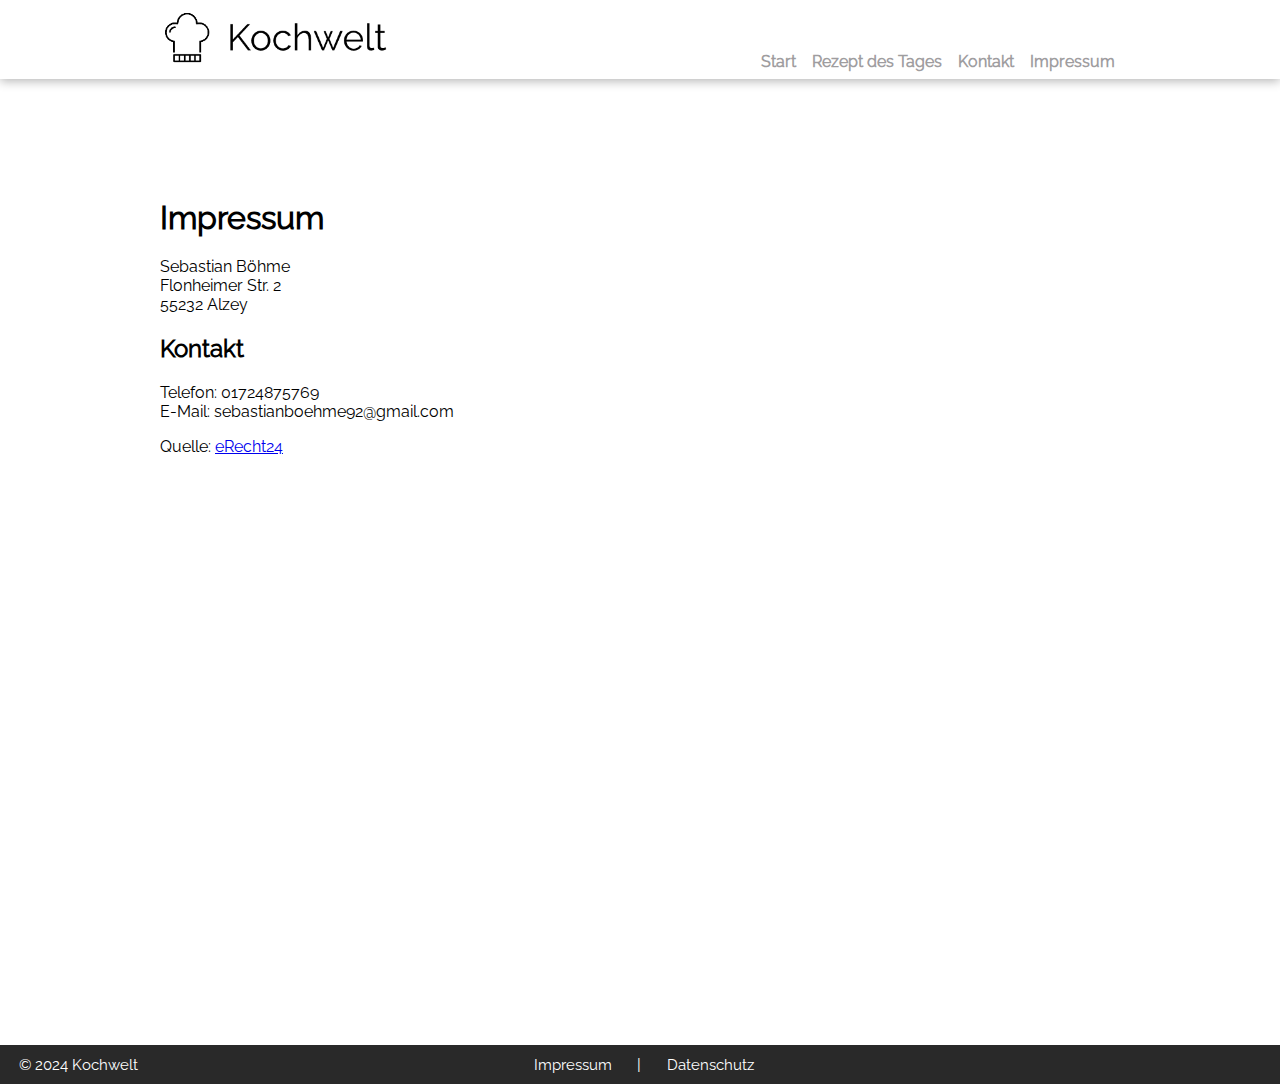
<file: Kochwelt/impressum.html>
<!DOCTYPE html>
<html lang="en">
<head>
    <meta charset="UTF-8">
    <meta name="viewport" content="width=device-width, initial-scale=1.0">
    <title>Impressum</title>
    <link rel="icon" href="./img/logo_small.png" />
    <link rel="stylesheet" href="styles/fonts.css" />
    <link rel="stylesheet" href="impressum.css">
    <script src="script.js"></script>
</head>
<body>
  <header>
    <div>
      <a href="../DailyRecipe/index.html"><img class="kochwelt-logo" src="../img/logo.png" alt="Kochwelt logo" /></a>
    </div>
    <div class="navbar">
      <a class="a-tags mobile-hide" href="../index.html">Start</a>
      <a class="a-tags mobile-hide" href="../RecipeView/recipe.html">Rezept des Tages</a>
      <a class="a-tags mobile-hide" href="../kochwelt - gabriel/kontaktformular/index.html">Kontakt</a>
      <a class="a-tags mobile-hide" href="../Kochwelt/impressum.html">Impressum</a>
    </div>

    <div class="hamburger-icon" id="rotateButton">
      <div class="hamburger-line"></div>
      <div class="hamburger-line"></div>
      <div class="hamburger-line"></div>
    </div>

    <div class="hamburger-menu d-none" id="fenster">
      <a class="a-tags" href="../index.html">Start</a>
      <a class="a-tags" href="../RecipeView/recipe.html">Rezept des Tages</a>
      <a class="a-tags" href="../kochwelt - gabriel/kontaktformular/index.html">Kontakt</a>
      <a class="a-tags" href="../Kochwelt/impressum.html">Impressum</a>
    </div>

  </header>

    <div class="impressum">
    <h1>Impressum</h1>

<p>Sebastian B&ouml;hme<br />
Flonheimer Str. 2<br />
55232 Alzey</p>

<h2>Kontakt</h2>
<p>Telefon: 01724875769<br />
E-Mail: sebastianboehme92@gmail.com</p>

<p>Quelle: <a href="https://www.e-recht24.de">eRecht24</a></p>
</div>

<div class="footer-2">
  <div class="copyright">
      <p>© 2024 Kochwelt</p>
  </div>

  <div class="info">
      <a href="#">Impressum</a>
      <p>|</p>
      <a href="#">Datenschutz</a>
  </div>
</body>

<script>
  document.getElementById('rotateButton').addEventListener('click', function () {
    const fenster = document.getElementById('fenster');

    if (fenster.classList.contains('open')) {
      fenster.style.transform = 'rotateX(90deg)';
      fenster.classList.remove('open');
      setTimeout(() => {
        fenster.style.display = 'none';
      }, 500);
    } else {
      // Menü öffnen
      fenster.style.display = 'flex';
      setTimeout(() => {
        fenster.style.transform = 'rotateX(0deg)';
      }, 1);
      fenster.classList.add('open');
    }
  });
</script>

</html>
</file>
<file: style-daily-recipe.css>
body {
    font-family: "Raleway", sans-serif;
    margin: 0;
    padding: 0;
}

.kochwelt-logo {
  width: 250px;
}

header {
  display: flex;
  justify-content: space-around;
  box-shadow: 0 2px 10px 0 rgb(0, 0, 0, 0.3);
}

#fenster {
  display: none;
  transform-origin: top;
  transform: rotateX(90deg);
  transition: transform 0.5s ease-in-out;
}

.navbar {
  display: flex;
  align-items: flex-end;
}

.a-tags {
  color: rgb(64 60 63 / 50%);
  font-size: 16px;
  font-weight: 600;
  padding-left: 16px;
  padding-bottom: 8px;
  text-decoration: none;
}
.a-tags:hover {
  color: rgb(0, 128, 0);
  text-decoration: underline;
  text-underline-offset: 10px;
  text-decoration-thickness: 4px;
  text-decoration-color: rgb(0, 128, 0);
}

.hamburger-icon {
  display: none;
}

.hamburger-menu {
  z-index: 999;
  position: absolute;
  top: 78px;
  right: 6px;
  display: none;
}

.container {
    display: flex;
    justify-content: center;
    align-items: center;
    flex-direction: row;
    padding: 4vw 0;
}

.container-img {
    width: 34vw;
    height: auto;
    padding-right: 1vw;
}

.container img {
    width: 100%;
    height: auto;
    object-fit: cover;
    object-position: center;
    border-radius: 1vw;
    box-shadow: 0.06vw 0.06vw 0.06vw rgba(0, 0, 0, 0.3);
}

.content {
    width: 34vw;
    padding-left: 1vw;
    display: flex;
    align-items: start;
    flex-direction: column;
}

.content h1 {
    font-size: 2vw;
    font-weight: 600;
}

.content p {
    padding-bottom: 7vw;
    font-size: 1vw;
}

.button {
    text-decoration: none;
    font-size: 1.3vw;
    margin-bottom: 6vw;
    background-color: rgb(2, 167, 2);
    color: white;
    border: none;
    padding: 0.6vw 1.5vw;
    cursor: pointer;
    box-shadow: 0.06vw 0.06vw 0.06vw rgba(0, 0, 0, 0.3);
}

.new-recipe-full {
    height: auto;
    display: flex;
    justify-content: space-around;
    align-items: center;
    flex-direction: column;
    background-color: rgba(128, 128, 128, 0.3);
}

.new-recipe-full h2 {
    font-size: 1.9vw;
}

.recipe-all {
    width: 70vw;
    display: flex;
    justify-content: space-between;
    align-items: center;
    flex-direction: row;
}

.recipe {
    width: 18vw;
    display: flex;
    justify-content: center;
    align-items: center;
    flex-direction: column;
    font-size: 0.9vw;
}

.recipe a {
    text-decoration: none;
    padding: 2vw 0;
    color: black;
    font-size: 1.5vw;
}

.recipe img {
    width: 15vw;
    height: 10vw;
    border-radius: 1vw;
    box-shadow: 0.06vw 0.06vw 0.06vw rgba(0, 0, 0, 0.3);
    object-fit: cover;
}

.bevor-footer {
    display: flex;
    justify-content: center;
    align-items: center;
    flex-direction: column;
    padding: 5vw 0;
}

.bevor-footer h2 {
    font-size: 1.9vw;
    padding-bottom: 4vw;
}

.wok-or-not {
    width: 70vw;
    height: 15vw;
    display: flex;
    justify-content: center;
    align-items: center;
    flex-direction: row;
    font-size: 1vw;
}

.wok-img-container {
    width: 100vw;
    height: 100%;
    overflow: hidden;
    border-radius: 2vw;
    display: flex;
    justify-content: center;
    align-items: center;
}

.wok-img-container img {
    width: 100%;
    height: 100%;
    object-fit: cover;
    object-position: center;
    box-shadow: 0.06vw 0.06vw 0.06vw rgba(0, 0, 0, 0.3);
}

.footer {
    color: white;
    height: 40px;
    width: 100%;
    background-color: rgb(41, 41, 41);
    padding: 0 0.5vw;
    display: flex;
    justify-content: space-between;
    align-items: center;
    box-sizing: border-box;
    margin-top: 3vw;
}

.copyright {
    padding-left: 1vw;
}

.copyright p {
    margin: 0;
    font-size: 14px;
}

.info {
    display: flex;
    justify-content: center;
    align-items: center;
    gap: 1vw;
    padding-right: 43%;
    height: 3vw;
}

.info a {
    text-decoration: none;
    color: white;
    font-size: 14px;
    padding: 0 1vw;
}

#fenster {
  display: none;
  transform-origin: top;
  transform: rotateX(90deg);
  transition: transform 0.5s ease-in-out;
}

@media(max-width: 900px) {
  .info {
    padding-right: 38%;
}
}

@media (max-width: 700px) {
    .content h1 {
      font-size: 24px;

    }

    .content p {
      font-size: 14px;
      padding-bottom: 0;
    }

    .button {
      margin-bottom: 3.5vw;
    }
  
    .a-tags {
      padding-left: 0px;
      color: rgb(64 60 63 / 50%);
    }
  
    .a-tags:hover {
      text-decoration-thickness: 2px;
      text-underline-offset: 4px;
    }
  
    .mobile-hide {
      display: none;
      padding-left: 0px;
    }
  
    .hamburger-line {
      width: 32px;
      height: 4px;
      background-color: black;
      margin-top: 4px;
    }
  
    .hamburger-menu {
      display: flex;
      flex-direction: column;
      align-items: center;
      background-color: rgb(239, 239, 239);
      width: 30%;
      height: 110px;
      right: 0%;
      padding: 16px;
      margin-top: 4px;
      margin-right: 4px;
      border-radius: 16px;
      box-shadow: 0.3vw 0.3vw 0.3vw rgba(0, 0, 0, 0.6);
      /* transform: translateX(500px); */
      transition: transform 0.5s ease;
    }
  
    .d-none {
      display: none;
    }
  
    .hamburger-icon {
      display: flex;
      justify-content: center;
      flex-direction: column;
      cursor: pointer;
    }

    .info {
      padding-right: 32%;
  }
  }
  
  @media (max-width: 470px) {
    .hamburger-menu {
      width: 50%;
    }
  }

@media(max-width: 500px) {
    .container {
        flex-direction: column;
    }

    .recipe-all {
        flex-direction: column;
        padding: 3vw 0;
    }

    .wok-or-not {
        height: auto;
        width: 70vw;
        justify-content: space-between;
        flex-direction: column;
        font-size: 12px;
    }

    .wok-img-container {
        width: 70vw;
        height: 100%;
        padding-top: 1vw;
        border-radius: 1vw;
    }

    .recipe {
        width: 70vw;
        height: auto;
        gap: 3vw;
    }

    .recipe a {
      font-size: 14px;
    }

    .recipe img {
      width: 100%;
      height: auto;
    }

    .new-recipe-full h2 {
        font-size: 3vw;
    }
    .content {
        width: 70vw;
    }

    .content h1 {
        font-size: 3.5vw;
    }

    .content p {
        font-size: 2.5vw;
    }

    .container-img {
        width: 70vw;
    }

    .bevor-footer h2 {
      font-size: 16px;
    }

    .info {
      padding-right: 25%;
  }
}
</file>
<file: DailyRecipe/style-daily-recipe.css>
body {
    font-family: "Raleway", sans-serif;
    margin: 0;
    padding: 0;
}

.kochwelt-logo {
    width: 250px;
  }
  
  header {
    display: flex;
    justify-content: space-around;
    box-shadow: 0 2px 10px 0 rgb(0, 0, 0, 0.3);
  }
  
  #fenster {
    display: none;
    transform-origin: top;
    transform: rotateX(90deg);
    transition: transform 0.5s ease-in-out;
  }
  
  .navbar {
    display: flex;
    align-items: flex-end;
  }
  
  .a-tags {
    color: rgb(64 60 63 / 50%);
    font-size: 16px;
    font-weight: 600;
    padding-left: 16px;
    padding-bottom: 8px;
    text-decoration: none;
  }
  .a-tags:hover {
    color: rgb(0, 128, 0);
    text-decoration: underline;
    text-underline-offset: 10px;
    text-decoration-thickness: 4px;
    text-decoration-color: rgb(0, 128, 0);
  }
  
  .hamburger-icon {
    display: none;
  }
  
  .hamburger-menu {
    z-index: 999;
    position: absolute;
    top: 78px;
    right: 6px;
    display: none;
  }

.container {
    display: flex;
    justify-content: center;
    align-items: center;
    flex-direction: row;
    padding: 4vw 0;
}

.container-img {
    width: 34vw;
    height: auto;
    padding-right: 1vw;
}

.container img {
    width: 100%;
    height: auto;
    object-fit: cover;
    object-position: center;
    border-radius: 1vw;
    box-shadow: 0.06vw 0.06vw 0.06vw rgba(0, 0, 0, 0.3);
}

.content {
    width: 34vw;
    padding-left: 1vw;
    display: flex;
    align-items: start;
    flex-direction: column;
}

.content h1 {
    font-size: 2vw;
    font-weight: 600;
}

.content p {
    padding-bottom: 7vw;
    font-size: 1vw;
}

.button {
    text-decoration: none;
    font-size: 1.3vw;
    margin-bottom: 6vw;
    background-color: rgb(2, 167, 2);
    color: white;
    border: none;
    padding: 0.6vw 1.5vw;
    cursor: pointer;
    box-shadow: 0.06vw 0.06vw 0.06vw rgba(0, 0, 0, 0.3);
}

.new-recipe-full {
    height: auto;
    display: flex;
    justify-content: space-around;
    align-items: center;
    flex-direction: column;
    background-color: rgba(128, 128, 128, 0.3);
}

.new-recipe-full h2 {
    font-size: 1.9vw;
}

.recipe-all {
    width: 70vw;
    display: flex;
    justify-content: space-between;
    align-items: center;
    flex-direction: row;
}

.recipe {
    width: 18vw;
    display: flex;
    justify-content: center;
    align-items: center;
    flex-direction: column;
    font-size: 0.9vw;
}

.recipe a {
    text-decoration: none;
    padding: 2vw 0;
    color: black;
    font-size: 1.5vw;
}

.recipe img {
    width: 15vw;
    height: 10vw;
    border-radius: 1vw;
    box-shadow: 0.06vw 0.06vw 0.06vw rgba(0, 0, 0, 0.3);
    object-fit: cover;
}

.bevor-footer {
    display: flex;
    justify-content: center;
    align-items: center;
    flex-direction: column;
    padding: 5vw 0;
}

.bevor-footer h2 {
    font-size: 1.9vw;
    padding-bottom: 4vw;
}

.wok-or-not {
    width: 70vw;
    height: 15vw;
    display: flex;
    justify-content: center;
    align-items: center;
    flex-direction: row;
    font-size: 1vw;
}

.wok-img-container {
    width: 100vw;
    height: 100%;
    overflow: hidden;
    border-radius: 2vw;
    display: flex;
    justify-content: center;
    align-items: center;
}

.wok-img-container img {
    width: 100%;
    height: 100%;
    object-fit: cover;
    object-position: center;
    box-shadow: 0.06vw 0.06vw 0.06vw rgba(0, 0, 0, 0.3);
}

.footer {
    color: white;
    height: 3vw;
    width: 100%;
    background-color: rgb(41, 41, 41);
    padding: 0 0.5vw;
    display: flex;
    justify-content: space-between;
    align-items: center;
    box-sizing: border-box;
    margin-top: 3vw;
}

.copyright {
    padding-left: 1vw;
}

.copyright p {
    margin: 0;
    font-size: 1.2vw;
}

.info {
    display: flex;
    justify-content: center;
    align-items: center;
    gap: 1vw;
    padding-right: 40%;
    height: 3vw;
}

.info a {
    text-decoration: none;
    color: white;
    font-size: 1.2vw;
    padding: 0 1vw;
}

#fenster {
    width: 200px;
    height: 200px;
    background-color: lightblue;
    margin: 50px auto;
    transition: transform 0.5s ease;
}

@media (max-width: 700px) {
    h1 {
      font-size: 24px;
    }
  
    .a-tags {
      padding-left: 0px;
      color: rgb(64 60 63 / 50%);
    }
  
    .a-tags:hover {
      text-decoration-thickness: 2px;
      text-underline-offset: 4px;
    }
  
    .mobile-hide {
      display: none;
      padding-left: 0px;
    }
  
    .hamburger-line {
      width: 32px;
      height: 4px;
      background-color: black;
      margin-top: 4px;
    }
  
    .hamburger-menu {
      display: flex;
      flex-direction: column;
      align-items: center;
      background-color: rgb(239, 239, 239);
      width: 30%;
      height: 110px;
      right: 0%;
      padding: 16px;
      margin-top: 4px;
      margin-right: 4px;
      border-radius: 16px;
      box-shadow: 0.3vw 0.3vw 0.3vw rgba(0, 0, 0, 0.6);
      /* transform: translateX(500px); */
      transition: transform 0.5s ease;
    }
  
    .d-none {
      display: none;
    }
  
    .hamburger-icon {
      display: flex;
      justify-content: center;
      flex-direction: column;
      cursor: pointer;
    }
  }
  
  @media (max-width: 470px) {
    .hamburger-menu {
      width: 50%;
    }
  }

@media(max-width: 500px) {
    .container {
        flex-direction: column;
    }

    .recipe-all {
        flex-direction: column;
        padding: 3vw 0;
    }

    .wok-or-not {
        height: auto;
        width: 40vw;
        justify-content: space-between;
        flex-direction: column;
        font-size: 1.7vw;
    }

    .wok-img-container {
        width: 40vw;
        height: 100%;
        padding-top: 1vw;
        border-radius: 1vw;
    }

    .recipe {
        width: 40vw;
        font-size: 2.5vw;
        gap: 5vw;
    }

    .new-recipe-full h2 {
        font-size: 3vw;
    }

    .bevor-footer h2 {
        font-size: 2.3vw;
    }

    .content {
        width: 40vw;
    }

    .content h1 {
        font-size: 3.5vw;
    }

    .content p {
        font-size: 2.5vw;
    }

    .container-img {
        width: 40vw;
    }
}
</file>
<file: kochwelt - gabriel/kontaktformular/style.css>
body {
  margin: 0;
  font-family: "Raleway", sans-serif;
}

.kochwelt-logo {
  width: 250px;
}

header {
  display: flex;
  justify-content: space-around;
  box-shadow: 0 2px 10px 0 rgb(0, 0, 0, 0.3);
}

#fenster {
  display: none;
  transform-origin: top;
  transform: rotateX(90deg);
  transition: transform 0.5s ease-in-out;
}

.navbar {
  display: flex;
  align-items: flex-end;
}

.a-tags {
  color: rgb(64 60 63 / 50%);
  font-size: 16px;
  font-weight: 600;
  padding-left: 16px;
  padding-bottom: 8px;
  text-decoration: none;
}
.a-tags:hover {
  color: rgb(0, 128, 0);
  text-decoration: underline;
  text-underline-offset: 10px;
  text-decoration-thickness: 4px;
  text-decoration-color: rgb(0, 128, 0);
}

.hamburger-icon {
  display: none;
}

.hamburger-menu {
  z-index: 999;
  position: absolute;
  top: 78px;
  right: 6px;
  display: none;
}

.contact-section {
  margin-top: 30px;
  display: flex;
  justify-content: center;
  align-items: center;
  z-index: -100;
}

.contact {
  display: flex;
  flex-direction: column;
  background-color: rgb(239, 239, 239);
  border-radius: 16px;
  width: 480px;
  height: 640px;
  padding: 16px;
}

.name {
  margin-top: 8px;
}

.small-input {
  height: 40px;
  border-radius: 8px;
  border: none;
  margin-bottom: 32px;
  margin-top: 8px;
  padding: 8px;
}

.big-input {
  font-family: raleway;
  height: 320px;
  border-radius: 8px;
  border: none;
  margin-top: 8px;
  padding: 8px;
}

.send {
  width: 160px;
  height: 40px;
  color: white;
  background: rgb(0, 128, 0);
  border-radius: 4px;
  border: none;
}

.button {
  display: flex;
  justify-content: center;
  align-items: center;
  margin-top: 32px;
}

.send:hover {
  cursor: pointer;
}

body {
  height: 100vh;
}

.hamburger-icon {
  display: none;
  cursor: pointer;
}

.hamburger-menu {
  z-index: 999;
  position: absolute;
  top: 78px;
  display: none;
}

.footer {
  color: white;
  height: 3vw;
  width: 100%;
  background-color: rgb(41, 41, 41);
  padding: 0 0.5vw;
  display: flex;
  justify-content: space-between;
  align-items: center;
  box-sizing: border-box;
  margin-top: 3vw;
}

.copyright {
  padding-left: 1vw;
}

.copyright p {
  margin: 0;
  font-size: 1.2vw;
}

.info {
  display: flex;
  justify-content: center;
  align-items: center;
  gap: 1vw;
  padding-right: 40%;
  height: 3vw;
}

.info a {
  text-decoration: none;
  color: white;
  font-size: 1.2vw;
  padding: 0 1vw;
}

@media (max-width: 700px) {
  .a-tags {
    padding-left: 0px;
    color: rgb(0, 0, 0);
  }

  .a-tags:hover {
    text-decoration-thickness: 2px;
    text-underline-offset: 4px;
  }

  .mobile-hide {
    display: none;
  }

  .hamburger-line {
    width: 32px;
    height: 4px;
    background-color: black;
    margin-top: 4px;
  }

  .hamburger-menu {
    display: flex;
    flex-direction: column;
    align-items: center;
    background-color: #aaaaaa;
    width: 30%;
    height: 110px;
    right: 0%;
    padding: 16px;
    margin-top: 4px;
    border-bottom-left-radius: 12px;
    border-top-left-radius: 12px;
  }

  .d-none {
    display: none;
  }

  .hamburger-icon {
    display: flex;
    justify-content: center;
    flex-direction: column;
    cursor: pointer;
  }
}

@media (max-width: 530px) {
  .contact {
    margin-left: 24px;
    margin-right: 24px;
  }
}
</file>
<file: kochwelt - gabriel/rezept des tages/style.css>
body {
  margin: 0;
  font-family: "Raleway", sans-serif;
}

.kochwelt-logo {
  width: 250px;
}

header {
  display: flex;
  justify-content: space-around;
  box-shadow: 0 2px 10px 0 rgb(0, 0, 0, 0.3);
}

#fenster {
  display: none;
  transform-origin: top;
  transform: rotateX(90deg);
  transition: transform 0.5s ease-in-out;
}

.navbar {
  display: flex;
  align-items: flex-end;
}

.a-tags {
  color: rgb(64 60 63 / 50%);
  font-size: 16px;
  font-weight: 600;
  padding-left: 16px;
  padding-bottom: 8px;
  text-decoration: none;
}
.a-tags:hover {
  color: rgb(0, 128, 0);
  text-decoration: underline;
  text-underline-offset: 10px;
  text-decoration-thickness: 4px;
  text-decoration-color: rgb(0, 128, 0);
}

.cover {
  display: flex;
  flex-direction: column;
}

.cover-headline {
  display: flex;
  flex-direction: column;
  margin-top: 54px;
  margin-left: 15%;
  margin-right: 15%;
}

.image {
  display: flex;
}

.food-img {
  width: 100vw;
  height: 200px;
  object-fit: cover;
  object-position: 0% 50%;
  border-radius: 8px;
  margin-bottom: 32px;
  box-shadow: 0.15vw 0.15vw 0.15vw rgba(0, 0, 0, 0.7);
}

.info-field-container {
  display: flex;
  justify-content: start;
  align-items: center;
}

.time-container {
  font-size: 16px;
  display: flex;
  background-color: rgb(239, 239, 239);
  padding: 4px 12px;
  border-radius: 8px;
  margin-right: 16px;
  align-items: center;
  justify-content: center;
}

.full-time-container {
  font-size: 16px;
  display: flex;
  background-color: rgb(239, 239, 239);
  padding: 6px 12px;
  border-radius: 8px;
  margin-right: 16px;
  align-items: center;
  justify-content: center;
  margin-right: 0;
}

.clock {
  display: flex;
}

.clock-image {
  width: 16px;
  display: flex;
  margin-right: 16px;
}

.time {
  display: flex;
}

.brain-container {
  font-size: 16px;
  display: flex;
  background-color: rgb(239, 239, 239);
  padding: 4px 12px;
  border-radius: 8px;
  margin-right: 16px;
  align-items: center;
  justify-content: center;
}

.brain {
  display: flex;
}

.brain-image {
  width: 16px;
  display: flex;
  margin-right: 16px;
}

.toughness {
  display: flex;
}

.cal-container {
  font-size: 16px;
  font-size: 16px;
  display: flex;
  background-color: rgb(239, 239, 239);
  padding: 4px 12px;
  border-radius: 8px;
  align-items: center;
  align-items: center;
  justify-content: center;
}

.cal {
  display: flex;
}

.cal-image {
  width: 16px;
  display: flex;
  margin-right: 16px;
}

.date {
  display: flex;
}

.border {
  border-color: rgba(239, 239, 239, 0.2);
  margin-top: 48px;
  margin-left: 15%;
  margin-right: 15%;
}

.main-part {
  margin-bottom: 16px;
  display: flex;
  align-items: center;
  margin-left: 15%;
  margin-right: 15%;
}

.how-many {
  display: flex;
  margin-left: 8px;
  width: 8vw;
  height: 34px;
  border-color: rgba(239, 239, 239, 0.2);
  border-style: solid;
  border-top-left-radius: 4px;
  border-bottom-left-radius: 4px;
}

.button {
  display: flex;
  align-items: center;
  justify-content: center;
  background-color: rgb(0, 128, 0);
  color: white;
  border: 0;
  margin-left: -6px;
  height: 29px;
  width: 160px;
  height: 40px;
  border-radius: 8px;
}

.button:hover {
  cursor: pointer;
}

table {
  width: 70%;
  border-collapse: collapse;
  margin-left: 15%;
  margin-right: 15%;
}

.td-left {
  width: 20%;
  border-top-left-radius: 14px;
  border-bottom-left-radius: 14px;
  padding: 16px;
  margin-right: -20px;
  text-align: right;
}

.td-right {
  width: 80%;
  border-top-right-radius: 14px;
  border-bottom-right-radius: 14px;
  padding: 16px;
  margin-left: -20px;
}

.row-grey {
  background-color: rgb(240, 240, 240);
}

h2 {
  margin-top: 32px;
  margin-left: 15%;
  margin-right: 15%;
}

.preparation {
  display: flex;
  justify-content: start;
  margin-left: 15%;
}

.description {
  margin-top: 32px;
  margin-left: 15%;
  margin-right: 15%;
}

.footer {
  display: flex;
  flex-direction: row;
  justify-content: start;
  align-items: center;
  margin-bottom: 32px;
}

h3 {
  margin-bottom: 32px;
  margin-top: 32px;
}

.creator {
  border-radius: 200px;
  width: 100px;
  box-shadow: 0.15vw 0.15vw 0.15vw rgba(0, 0, 0, 0.7);
}

.name {
  margin-left: 32px;
  font-size: 24px;
  font-weight: 300;
}

.hamburger-icon {
  display: none;
}

.hamburger-menu {
  z-index: 999;
  position: absolute;
  top: 78px;
  right: 6px;
  display: none;
}

.footer-2  {
  color: white;
  height: 3vw;
  width: 100%;
  background-color: rgb(41, 41, 41);
  padding: 0 0.5vw;
  display: flex;
  justify-content: space-between;
  align-items: center;
  box-sizing: border-box;
  margin-top: 3vw;
}

.copyright {
  padding-left: 1vw;
}

.copyright p {
  margin: 0;
  font-size: 1.2vw;
}

.info {
  display: flex;
  justify-content: center;
  align-items: center;
  gap: 1vw;
  padding-right: 40%;
  height: 3vw;
}

.info a {
  text-decoration: none;
  color: white;
  font-size: 1.2vw;
  padding: 0 1vw;
}

@media (max-width: 700px) {
  h1 {
    font-size: 24px;
  }

  .a-tags {
    padding-left: 0px;
    color: rgb(64 60 63 / 50%);
  }

  .a-tags:hover {
    text-decoration-thickness: 2px;
    text-underline-offset: 4px;
  }

  .mobile-hide {
    display: none;
    padding-left: 0px;
  }

  .hamburger-line {
    width: 32px;
    height: 4px;
    background-color: black;
    margin-top: 4px;
  }

  .hamburger-menu {
    display: flex;
    flex-direction: column;
    align-items: center;
    background-color: rgb(239, 239, 239);
    width: 30%;
    height: 110px;
    right: 0%;
    padding: 16px;
    margin-top: 4px;
    margin-right: 4px;
    border-radius: 16px;
    box-shadow: 0.3vw 0.3vw 0.3vw rgba(0, 0, 0, 0.6);
    /* transform: translateX(500px); */
    transition: transform 0.5s ease;
  }

  .d-none {
    display: none;
  }

  .hamburger-icon {
    display: flex;
    justify-content: center;
    flex-direction: column;
    cursor: pointer;
  }
}

@media (max-width: 650px) {
  .info-field-container {
    display: flex;
    flex-direction: column;
    align-items: center;
    margin-left: 0;
  }

  .time-container {
    font-size: 16px;
    display: flex;
    justify-content: center;
    background-color: rgb(239, 239, 239);
    padding: 16px 40px;
    border-radius: 8px;
    margin-right: 0px;
    margin-bottom: 8px;
    width: 70%;
  }

  .brain-container {
    font-size: 16px;
    display: flex;
    justify-content: center;
    background-color: rgb(239, 239, 239);
    padding: 16px 40px;
    border-radius: 8px;
    margin-right: 0px;
    margin-bottom: 8px;
    width: 70%;
  }

  .cal-container {
    font-size: 16px;
    display: flex;
    justify-content: center;
    background-color: rgb(239, 239, 239);
    padding: 16px 40px;
    border-radius: 8px;
    align-items: center;
    width: 70%;
  }

  .full-time-container {
    display: flex;
    background-color: rgb(239, 239, 239);
    padding: 16px 40px;
    border-radius: 8px;
    margin-right: 0;
  }

  .preparation {
    display: flex;
    justify-content: center;
    margin-left: 0;
  }

  h2 {
    justify-content: center;
    display: flex;
  }
}

@media (max-width: 530px) {
  h1 {
    font-size: 16px;
  }
  .cover-headline {
    width: 80%;
    display: flex;
    flex-direction: column;
    margin-top: 54px;
  }

  .cover {
    display: flex;
    justify-content: center;
    align-items: center;
  }

  .image {
    display: flex;
    justify-content: center;
  }

  .food-img {
    display: flex;
    max-width: 100%;
    height: 200px;
    object-fit: cover;
    object-position: 30% 30%;
    border-radius: 8px;
    margin-bottom: 32px;
    margin-left: 0;
    margin-right: 0;
    box-shadow: 0.15vw 0.15vw 0.15vw rgba(0, 0, 0, 0.7);
  }

  .clock-image {
    width: 16px;
    display: flex;
    margin-right: 8px;
  }

  table {
    width: 90%;
    margin-left: 5%;
    margin-right: 5%;
  }

  .td-left {
    width: 20%;
    padding: 8px;
    height: 40px;
  }

  .td-right {
    width: 80%;
    padding: 8px;
  }

  .clock-image {
    margin-right: 8px;
  }

  .brain-image {
    margin-right: 8px;
  }

  .cal-image {
    margin-right: 8px;
  }

  .button {
    width: 88px;
  }
}

@media (max-width: 470px) {
  .hamburger-menu {
    width: 50%;
  }
}
</file>
<file: Kochwelt/datenschutz.css>
body {
  margin: 0;
}

.hamburger-menu {
  display: none;
}

.logo_small {
  display: none;
}

header {
  height: 160px;
  padding-top: 16px;
  padding-left: 160px;
  padding-right: 160px;
  display: flex;
  justify-content: space-between;
  align-items: flex-end;
  box-shadow: 0 2px 10px 0 rgb(0, 0, 0, 0.3);
}

.links {
  font-size: 16px;
  font-family: "Raleway-Bold";
  font-style: normal;
  font-weight: 700;
  display: flex;
  justify-content: flex-end;
  flex-grow: 1;
  gap: 24px;
  padding-bottom: 5px;
}

.link {
  color: black;
  text-decoration: none;
}

.link:hover {
  color: rgb(0, 128, 0);
  text-decoration: underline;
  text-decoration-thickness: 4px;
  text-underline-offset: 4px;
}

.text {
    padding-left: 16px;
    padding-right: 16px;
  }

footer {
  background-color: rgb(64, 59, 59);
  padding-top: 16px;
  padding-left: 160px;
  padding-right: 160px;
  height: 220px;
  display: flex;
  justify-content: space-between;
  align-items: center;
}

.footer-link {
  color: white;
  text-decoration: none;
  font-size: 16px;
}

.footer-link:hover {
  color: rgb(0, 128, 0);
  text-decoration: underline;
  text-decoration-thickness: 4px;
  text-underline-offset: 4px;
}

@media (max-width: 1300px) {
  header {
    padding-left: 60px;
    padding-right: 60px;
  }

  .logo_small {
    display: none;
  }

  .impressum {
    padding-left: 60px;
    padding-right: 60px;
  }

  footer {
    padding-left: 60px;
    padding-right: 60px;
  }
}

@media (max-width: 970px) {
  header {
    padding-left: 16px;
    padding-right: 16px;
    display: flex;
    align-items: center;
  }

  .hamburger-line {
    width: 32px;
    height: 4px;
    background-color: black;
    margin-top: 4px;
  }
  .hamburger-menu {
    display: flex;
    flex-direction: column;
    background-color: rgb(231, 231, 231);
    width: 250px;
    padding: 16px;
    margin-top: 8px;
    font-size: 16px;
    font-family: "Raleway-Bold";
    font-style: normal;
    font-weight: 700;
  }
  .d-none {
    display: none;
  }

  .links {
    display: none;
  }

  .logo {
    display: none;
  }

  .logo_small {
    display: block;
    height: 44px;
    width: 44px;
    padding: 5px;
  }
}

@media (max-width: 450px) {
  header {
    gap: 8px;
  }
}
</file>
<file: Kochwelt/styles/fonts.css>
@font-face {
    font-family: "Raleway-Black";
    font-style: normal;
    font-weight: 900;
    src: url(../fonts/Raleway-Black.ttf) format("truetype");
}

@font-face {
    font-family: "Raleway-BlackItalic";
    font-style: italic;
    font-weight: 900;
    src: url(../fonts/Raleway-BlackItalic.ttf) format("truetype");
}

@font-face {
    font-family: "Raleway-Bold";
    font-style: normal;
    font-weight: 700;
    src: url(../fonts/Raleway-Bold.ttf) format("truetype");
}

@font-face {
    font-family: "Raleway-BoldItalic";
    font-style: italic;
    font-weight: 700;
    src: url(../fonts/Raleway-BoldItalic.ttf) format("truetype");
}

@font-face {
    font-family: "Raleway-ExtraBold";
    font-style: normal;
    font-weight: 800;
    src: url(../fonts/Raleway-ExtraBold.ttf) format("truetype");
}

@font-face {
    font-family: "Raleway-ExtraBoldItalic";
    font-style: italic;
    font-weight: 800;
    src: url(../fonts/Raleway-ExtraBoldItalic.ttf) format("truetype");
}

@font-face {
    font-family: "Raleway-ExtraLight";
    font-style: normal;
    font-weight: 200;
    src: url(../fonts/Raleway-ExtraLight.ttf) format("truetype");
}

@font-face {
    font-family: "Raleway-ExtraLightItalic";
    font-style: italic;
    font-weight: 200;
    src: url(../fonts/Raleway-ExtraLightItalic.ttf) format("truetype");
}

@font-face {
    font-family: "Raleway-Italic";
    font-style: italic;
    font-weight: 400;
    src: url(../fonts/Raleway-Italic.ttf) format("truetype");
}

@font-face {
    font-family: "Raleway-Light";
    font-style: normal;
    font-weight: 300;
    src: url(../fonts/Raleway-Light.ttf) format("truetype");
}

@font-face {
    font-family: "Raleway-LightItalic";
    font-style: italic;
    font-weight: 300;
    src: url(../fonts/Raleway-Black.ttf) format("truetype");
}

@font-face {
    font-family: "Raleway-Medium";
    font-style: normal;
    font-weight: 500;
    src: url(../fonts/Raleway-Medium.ttf) format("truetype");
}

@font-face {
    font-family: "Raleway-MediumItalic";
    font-style: italic;
    font-weight: 500;
    src: url(../fonts/Raleway-MediumItalic.ttf) format("truetype");
}

@font-face {
    font-family: "Raleway-Regular";
    font-style: normal;
    font-weight: 400;
    src: url(../fonts/Raleway-Regular.ttf) format("truetype");
}

@font-face {
    font-family: "Raleway-SemiBold";
    font-style: normal;
    font-weight: 600;
    src: url(../fonts/Raleway-SemiBold.ttf) format("truetype");
}

@font-face {
    font-family: "Raleway-SemiBoldItalic";
    font-style: italic;
    font-weight: 600;
    src: url(../fonts/Raleway-SemiBoldItalic.ttf) format("truetype");
}

@font-face {
    font-family: "Raleway-Thin";
    font-style: normal;
    font-weight: 100;
    src: url(../fonts/Raleway-Thin.ttf) format("truetype");
}

@font-face {
    font-family: "Raleway-ThinItalic";
    font-style: italic;
    font-weight: 100;
    src: url(../fonts/Raleway-ThinItalic.ttf) format("truetype");
}

.black {
    font-family: "Raleway-Black";
}

.black_italic {
    font-family: "Raleway-BlackItalic";
}

.bold {
    font-family: "Raleway-Bold";
}

.bold_italic {
    font-family: "Raleway-BoldItalic";
}

.extra_bold {
    font-family: "Raleway-ExtraBold";
}

.extra_bold_italic {
    font-family: "Raleway-ExtraBoldItalic";
}

.extra_light {
    font-family: "Raleway-ExtraLight";
}

.extra_light_italic {
    font-family: "Raleway-ExtraLightItalic";
}

.italic {
    font-family: "Raleway-Italic";
}

.light {
    font-family: "Raleway-Light";
}

.light_italic {
    font-family: "Raleway-LightItalic";
}

.medium {
    font-family: "Raleway-Medium";
}

.medium_italic {
    font-family: "Raleway-MediumItalic";
}

.regular {
    font-family: "Raleway-Regular";
}

.semi_bold {
    font-family: "Raleway-SemiBold";
}

.semi_bold_italic {
    font-family: "Raleway-SemiBoldItalic";
}

.thin {
    font-family: "Raleway-Thin";
}

.thin_italic {
    font-family: "Raleway-ThinItalic";
}
</file>
<file: Kochwelt/impressum.css>
html {
  font-family: "Raleway-Regular";
}

body {
  margin: 0;
}

.kochwelt-logo {
  width: 250px;
}

header {
  display: flex;
  justify-content: space-around;
  box-shadow: 0 2px 10px 0 rgb(0, 0, 0, 0.3);
}

#fenster {
  display: none;
  transform-origin: top;
  transform: rotateX(90deg);
  transition: transform 0.5s ease-in-out;
}

.navbar {
  display: flex;
  align-items: flex-end;
}

.a-tags {
  color: rgb(64 60 63 / 50%);
  font-size: 16px;
  font-weight: 600;
  padding-left: 16px;
  padding-bottom: 8px;
  text-decoration: none;
}
.a-tags:hover {
  color: rgb(0, 128, 0);
  text-decoration: underline;
  text-underline-offset: 10px;
  text-decoration-thickness: 4px;
  text-decoration-color: rgb(0, 128, 0);
}

.hamburger-icon {
  display: none;
}

.hamburger-menu {
  z-index: 999;
  position: absolute;
  top: 78px;
  right: 6px;
  display: none;
}

.logo_small {
  display: none;
}

.impressum {
  margin-top: 120px;
  padding-left: 160px;
  padding-right: 160px;
  height: 808px;
}

.footer-2  {
  color: white;
  height: 3vw;
  width: 100%;
  background-color: rgb(41, 41, 41);
  padding: 0 0.5vw;
  display: flex;
  justify-content: space-between;
  align-items: center;
  box-sizing: border-box;
  margin-top: 3vw;
}

.copyright {
  padding-left: 1vw;
}

.copyright p {
  margin: 0;
  font-size: 1.2vw;
}

.info {
  display: flex;
  justify-content: center;
  align-items: center;
  gap: 1vw;
  padding-right: 40%;
  height: 3vw;
}

.info a {
  text-decoration: none;
  color: white;
  font-size: 1.2vw;
  padding: 0 1vw;
}

@media (max-width: 700px) {
  h1 {
    font-size: 24px;
  }

  .a-tags {
    padding-left: 0px;
    color: rgb(64 60 63 / 50%);
  }

  .a-tags:hover {
    text-decoration-thickness: 2px;
    text-underline-offset: 4px;
  }

  .mobile-hide {
    display: none;
    padding-left: 0px;
  }

  .hamburger-line {
    width: 32px;
    height: 4px;
    background-color: black;
    margin-top: 4px;
  }

  .hamburger-menu {
    display: flex;
    flex-direction: column;
    align-items: center;
    background-color: rgb(239, 239, 239);
    width: 30%;
    height: 110px;
    right: 0%;
    padding: 16px;
    margin-top: 4px;
    margin-right: 4px;
    border-radius: 16px;
    box-shadow: 0.3vw 0.3vw 0.3vw rgba(0, 0, 0, 0.6);
    /* transform: translateX(500px); */
    transition: transform 0.5s ease;
  }

  .d-none {
    display: none;
  }

  .hamburger-icon {
    display: flex;
    justify-content: center;
    flex-direction: column;
    cursor: pointer;
  }
}

@media (max-width: 470px) {
  .hamburger-menu {
    width: 50%;
  }
}
</file>
